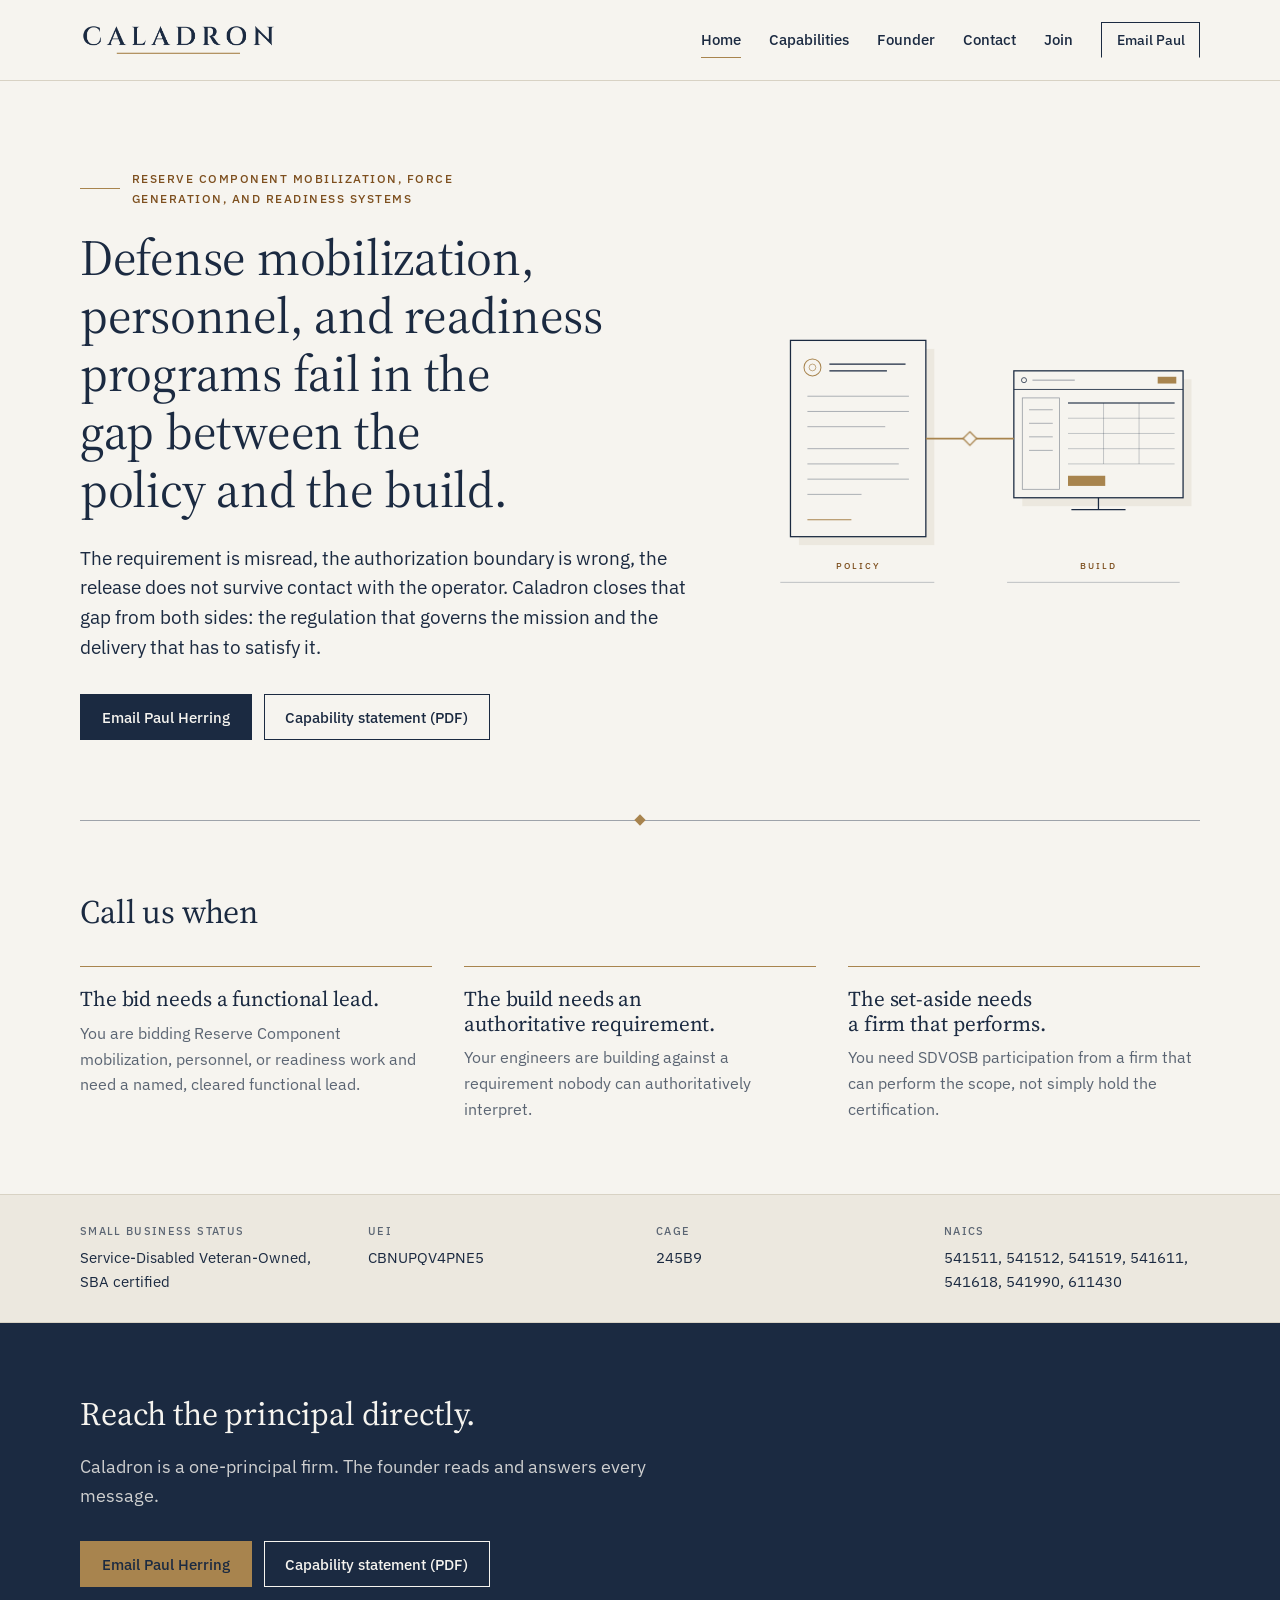
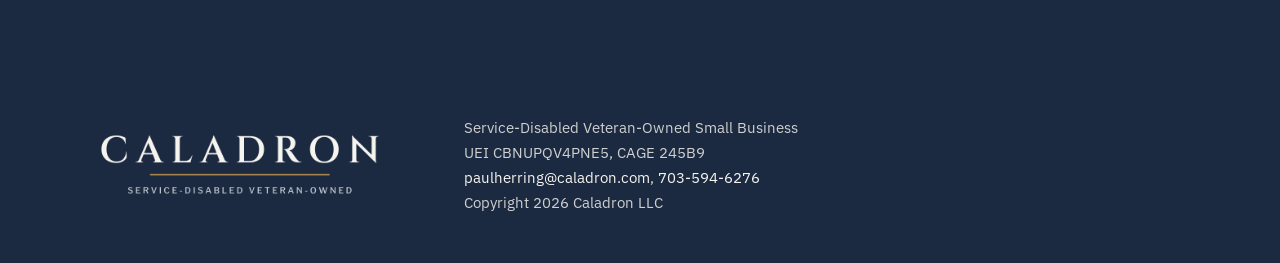
<file: index.html>
<!doctype html>
<html lang="en">
<head>
<meta charset="utf-8">
<meta name="viewport" content="width=device-width, initial-scale=1, viewport-fit=cover">
<title>Caladron LLC. Reserve Component mobilization, force generation, and readiness systems</title>
<meta name="description" content="Caladron LLC is a service-disabled veteran-owned small business that works both sides of defense mobilization, personnel and readiness systems: the regulation that governs the mission and the delivery that has to satisfy it.">
<link rel="canonical" href="https://www.caladron.com/">
<meta property="og:site_name" content="Caladron LLC">
<meta property="og:type" content="website">
<meta property="og:title" content="Caladron LLC. Reserve Component mobilization, force generation, and readiness systems">
<meta property="og:description" content="Caladron LLC is a service-disabled veteran-owned small business that works both sides of defense mobilization, personnel and readiness systems: the regulation that governs the mission and the delivery that has to satisfy it.">
<meta property="og:url" content="https://www.caladron.com/">
<meta property="og:image" content="https://www.caladron.com/assets/caladron-social-1200x630.png">
<meta name="twitter:card" content="summary_large_image">
<link rel="icon" type="image/png" href="assets/favicon.png">
<link rel="apple-touch-icon" href="assets/apple-touch-icon.png">
<link rel="preconnect" href="https://fonts.googleapis.com">
<link rel="preconnect" href="https://fonts.gstatic.com" crossorigin>
<link rel="stylesheet" href="https://fonts.googleapis.com/css2?family=IBM+Plex+Sans:wght@400;500;600&family=Source+Serif+4:opsz,wght@8..60,400;8..60,600&display=swap">
<link rel="stylesheet" href="assets/site.css">
</head>
<body>
<a class="skip" href="#main">Skip to content</a>
<header class="site-header">
  <div class="wrap">
    <a class="brand" href="" aria-label="Caladron LLC home"><img src="assets/caladron-header-wordmark.png" alt="Caladron" width="1406" height="243"></a>
    <button class="menu-btn" type="button" aria-expanded="false" aria-controls="nav">Menu</button>
    <nav class="nav" id="nav" aria-label="Site">
      <a href="" aria-current="page">Home</a><a href="capabilities/">Capabilities</a><a href="founder/">Founder</a><a href="contact/">Contact</a><a href="join/">Join</a><a class="btn small" href="mailto:paulherring@caladron.com">Email Paul</a>
    </nav>
  </div>
</header>
<main id="main">
<section class="hero">
  <div class="wrap hero-grid">
    <div class="hero-copy">
    <p class="eyebrow">Reserve Component mobilization, force generation, and readiness systems</p>
    <h1>Defense mobilization, personnel, and readiness programs fail in the gap between the policy and the build.</h1>
    <p class="lede">The requirement is misread, the authorization boundary is wrong, the release does not survive contact with the operator. Caladron closes that gap from both sides: the regulation that governs the mission and the delivery that has to satisfy it.</p>
    <div class="actions"><a class="btn primary" href="mailto:paulherring@caladron.com">Email Paul Herring</a><a class="btn" href="assets/Caladron_Capability_Statement.pdf">Capability statement (PDF)</a></div>
    </div>
    <div class="hero-art hero-art-gap" aria-hidden="true"><svg xmlns="http://www.w3.org/2000/svg" viewBox="0 36 520 330" role="img" aria-labelledby="gap-title">
  <title id="gap-title">The policy on one side, the build on the other, and the line Caladron draws between them</title>

  <!-- POLICY: the regulation, a ruled page with a seal -->
  <rect x="46" y="76" width="160" height="232" fill="#ECE8DF"/>
  <rect x="36" y="66" width="160" height="232" fill="#F6F4EF" stroke="#1B2A41" stroke-width="1.5"/>
  <circle cx="62" cy="98" r="10" fill="none" stroke="#A8844E" stroke-width="1.2"/>
  <circle cx="62" cy="98" r="4" fill="none" stroke="#A8844E" stroke-width=".8"/>
  <path d="M82 94 H172 M82 102 H150" stroke="#1B2A41" stroke-width="1.5"/>
  <g stroke="#1B2A41" stroke-opacity=".45" stroke-width=".9">
    <path d="M56 132 H176"/><path d="M56 150 H176"/><path d="M56 168 H148"/>
    <path d="M56 194 H176"/><path d="M56 212 H164"/><path d="M56 230 H176"/><path d="M56 248 H120"/>
  </g>
  <path d="M56 278 H108" stroke="#A8844E" stroke-width="1.4"/>
  <text x="116" y="336" text-anchor="middle" font-family="IBM Plex Sans, Helvetica Neue, Arial, sans-serif" font-size="11" font-weight="500" letter-spacing="2.4" fill="#7D4F1E">POLICY</text>

  <!-- BUILD: the fielded application, a screen on a stand with a data table -->
  <rect x="310" y="112" width="200" height="150" fill="#ECE8DF"/>
  <rect x="300" y="102" width="200" height="150" fill="#F6F4EF" stroke="#1B2A41" stroke-width="1.5"/>
  <path d="M300 124 H500" stroke="#1B2A41" stroke-width="1"/>
  <circle cx="312" cy="113" r="3" fill="none" stroke="#1B2A41" stroke-width=".9"/>
  <path d="M322 113 H372" stroke="#1B2A41" stroke-opacity=".5" stroke-width="1"/>
  <rect x="470" y="109" width="22" height="8" fill="#A8844E"/>
  <rect x="310" y="134" width="44" height="108" fill="none" stroke="#1B2A41" stroke-opacity=".45" stroke-width=".9"/>
  <g stroke="#1B2A41" stroke-opacity=".45" stroke-width=".9">
    <path d="M318 148 H346"/><path d="M318 164 H346"/><path d="M318 180 H346"/><path d="M318 196 H346"/>
  </g>
  <!-- the table -->
  <g stroke="#1B2A41" stroke-opacity=".35" stroke-width=".8">
    <path d="M364 140 H490"/><path d="M364 158 H490"/><path d="M364 176 H490"/><path d="M364 194 H490"/><path d="M364 212 H490"/>
    <path d="M406 140 V212"/><path d="M448 140 V212"/>
  </g>
  <path d="M364 140 H490" stroke="#1B2A41" stroke-width="1.2"/>
  <rect x="364" y="226" width="44" height="12" fill="#A8844E"/>
  <!-- stand -->
  <path d="M400 252 V266 M368 266 H432" stroke="#1B2A41" stroke-width="1.5"/>
  <text x="400" y="336" text-anchor="middle" font-family="IBM Plex Sans, Helvetica Neue, Arial, sans-serif" font-size="11" font-weight="500" letter-spacing="2.4" fill="#7D4F1E">BUILD</text>

  <!-- ground, broken at the gap -->
  <path d="M24 352 H206" stroke="#1B2A41" stroke-opacity=".3" stroke-width="1"/>
  <path d="M292 352 H496" stroke="#1B2A41" stroke-opacity=".3" stroke-width="1"/>

  <!-- the line across the gap -->
  <path class="bridge" d="M196 182 H300" stroke="#A8844E" stroke-width="2" pathLength="100"/>
  <path class="diamond" d="M248 174 L256 182 L248 190 L240 182 Z" fill="#F6F4EF" stroke="#A8844E" stroke-width="1.5"/>
</svg>
</div>
  </div>
</section>
<div class="divider" aria-hidden="true"></div>
<section class="section">
  <div class="wrap">
    <div class="section-head"><h2>Call us when</h2></div>
    <div class="trio"><div><h3>The bid needs a functional lead.</h3><p>You are bidding Reserve Component mobilization, personnel, or readiness work and need a named, cleared functional lead.</p></div><div><h3>The build needs an authoritative requirement.</h3><p>Your engineers are building against a requirement nobody can authoritatively interpret.</p></div><div><h3>The set-aside needs a firm that performs.</h3><p>You need SDVOSB participation from a firm that can perform the scope, not simply hold the certification.</p></div></div>
  </div>
</section>
<section class="strip">
  <div class="wrap"><dl><dt>Small business status</dt><dd>Service-Disabled Veteran-Owned, SBA certified</dd></dl><dl><dt>UEI</dt><dd>CBNUPQV4PNE5</dd></dl><dl><dt>CAGE</dt><dd>245B9</dd></dl><dl><dt>NAICS</dt><dd>541511, 541512, 541519, 541611, 541618, 541990, 611430</dd></dl></div>
</section>
<section class="cta navy">
  <div class="wrap">
    <h2>Reach the principal directly.</h2>
    <p class="lede">Caladron is a one-principal firm. The founder reads and answers every message.</p>
    <div class="actions"><a class="btn primary" href="mailto:paulherring@caladron.com">Email Paul Herring</a><a class="btn" href="assets/Caladron_Capability_Statement.pdf">Capability statement (PDF)</a></div>
  </div>
</section>
</main>
<footer class="site-footer navy">
  <div class="wrap">
    <img src="assets/caladron-1A-wordmark-on-navy.png" alt="Caladron, service-disabled veteran-owned" width="1568" height="480">
    <div class="lines">
      <p>Service-Disabled Veteran-Owned Small Business</p>
      <p>UEI CBNUPQV4PNE5, CAGE 245B9</p>
      <p><a href="mailto:paulherring@caladron.com">paulherring@caladron.com</a>, <a href="tel:+17035946276">703-594-6276</a></p>
      <p>Copyright 2026 Caladron LLC</p>
    </div>
  </div>
</footer>
<script>
(function () {
  var b = document.querySelector('.menu-btn'), n = document.getElementById('nav');
  if (b && n) b.addEventListener('click', function () {
    var open = n.classList.toggle('open');
    b.setAttribute('aria-expanded', open ? 'true' : 'false');
  });
})();
</script>
</body>
</html>
</file>
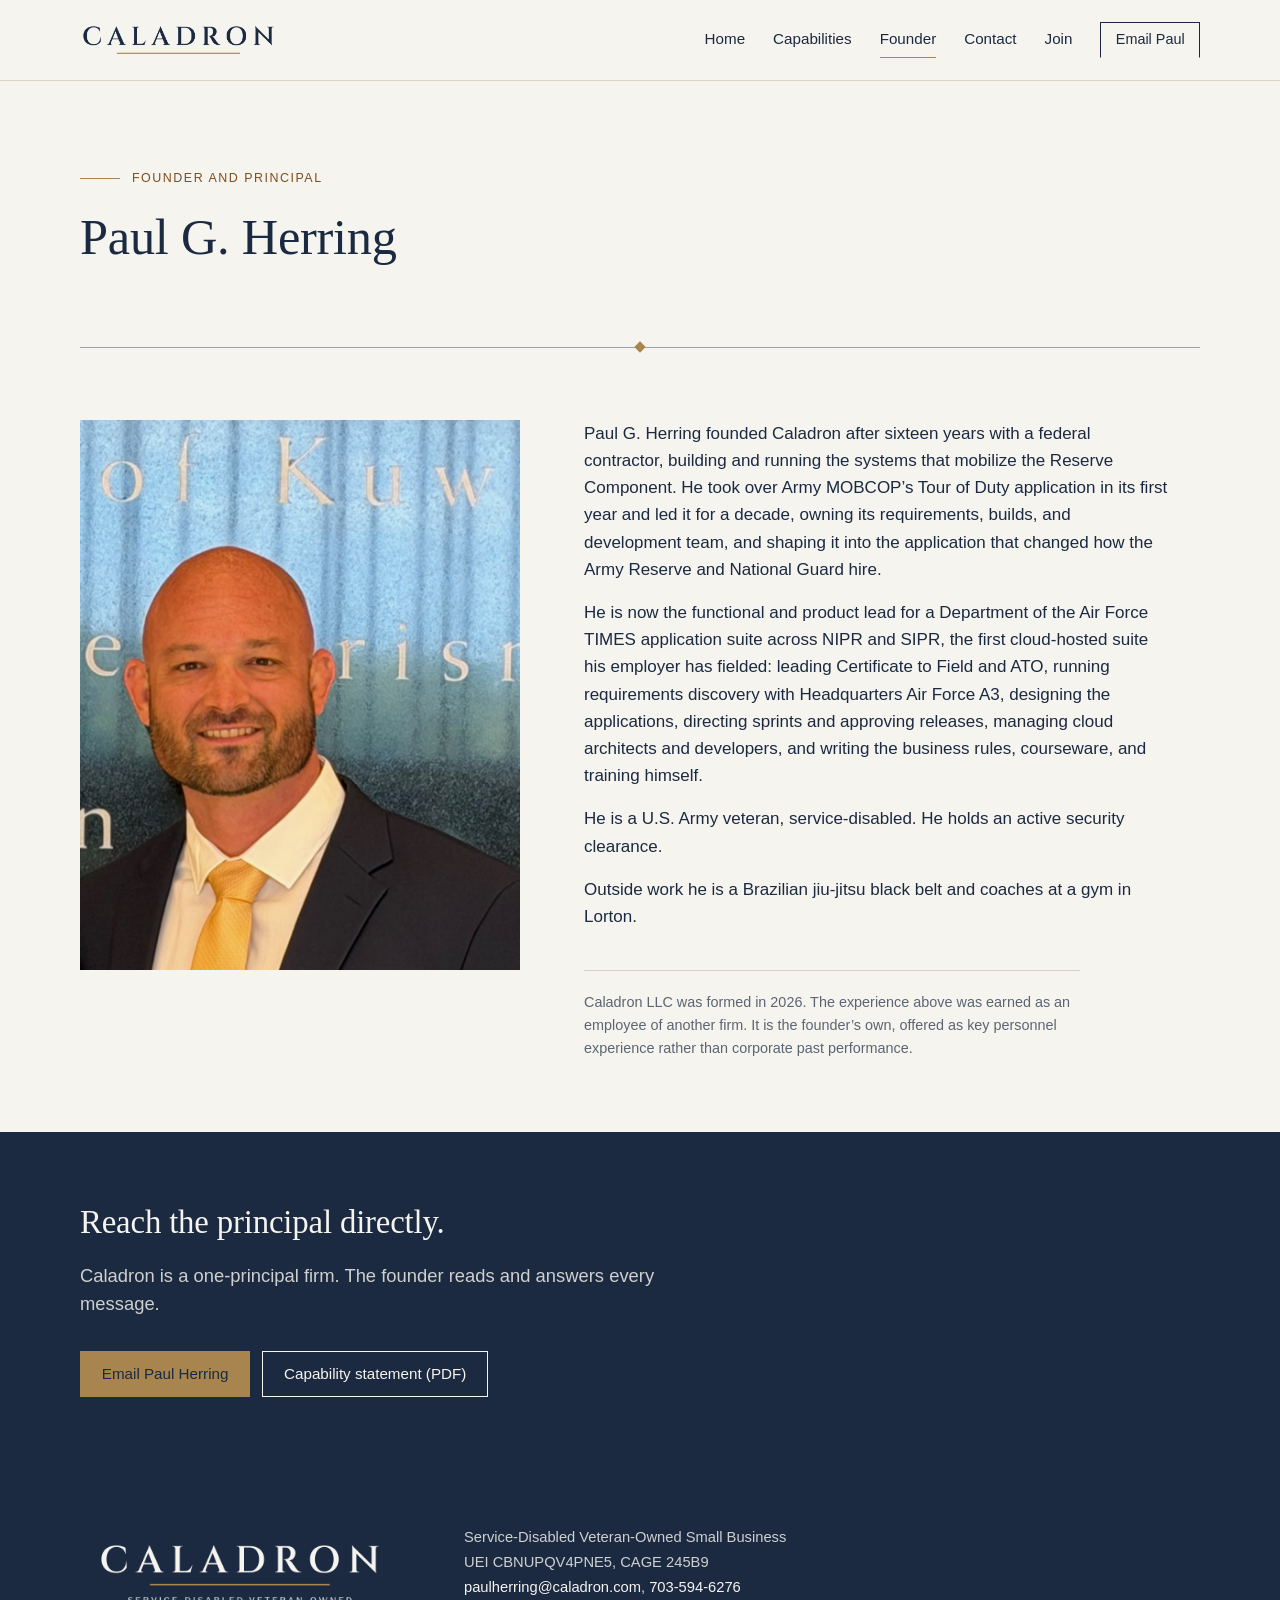
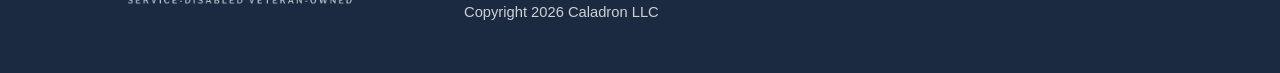
<file: about/index.html>
<!doctype html>
<html lang="en">
<head>
<meta charset="utf-8">
<meta http-equiv="refresh" content="0; url=/founder/">
<link rel="canonical" href="https://www.caladron.com/founder/">
<title>Founder. Caladron LLC</title>
</head>
<body><p>This page moved to <a href="/founder/">caladron.com/founder/</a>.</p></body>
</html>
</file>
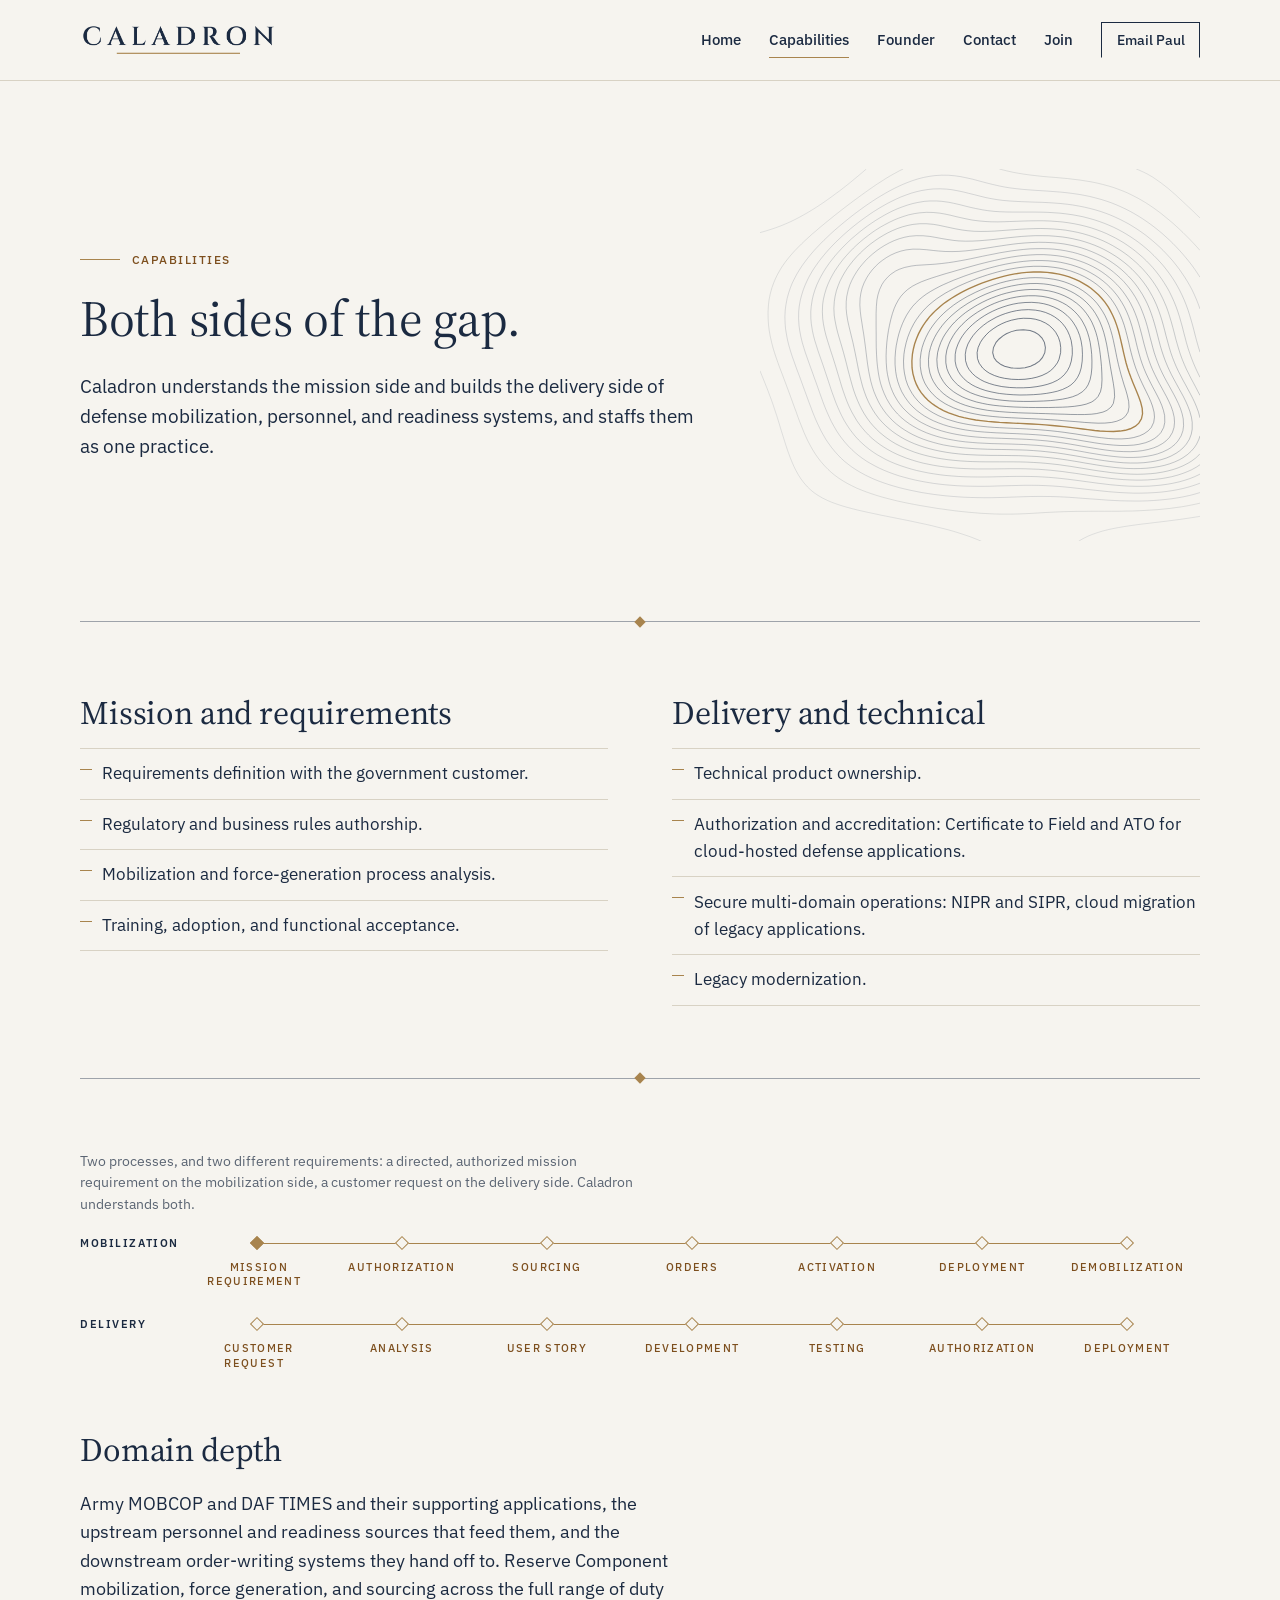
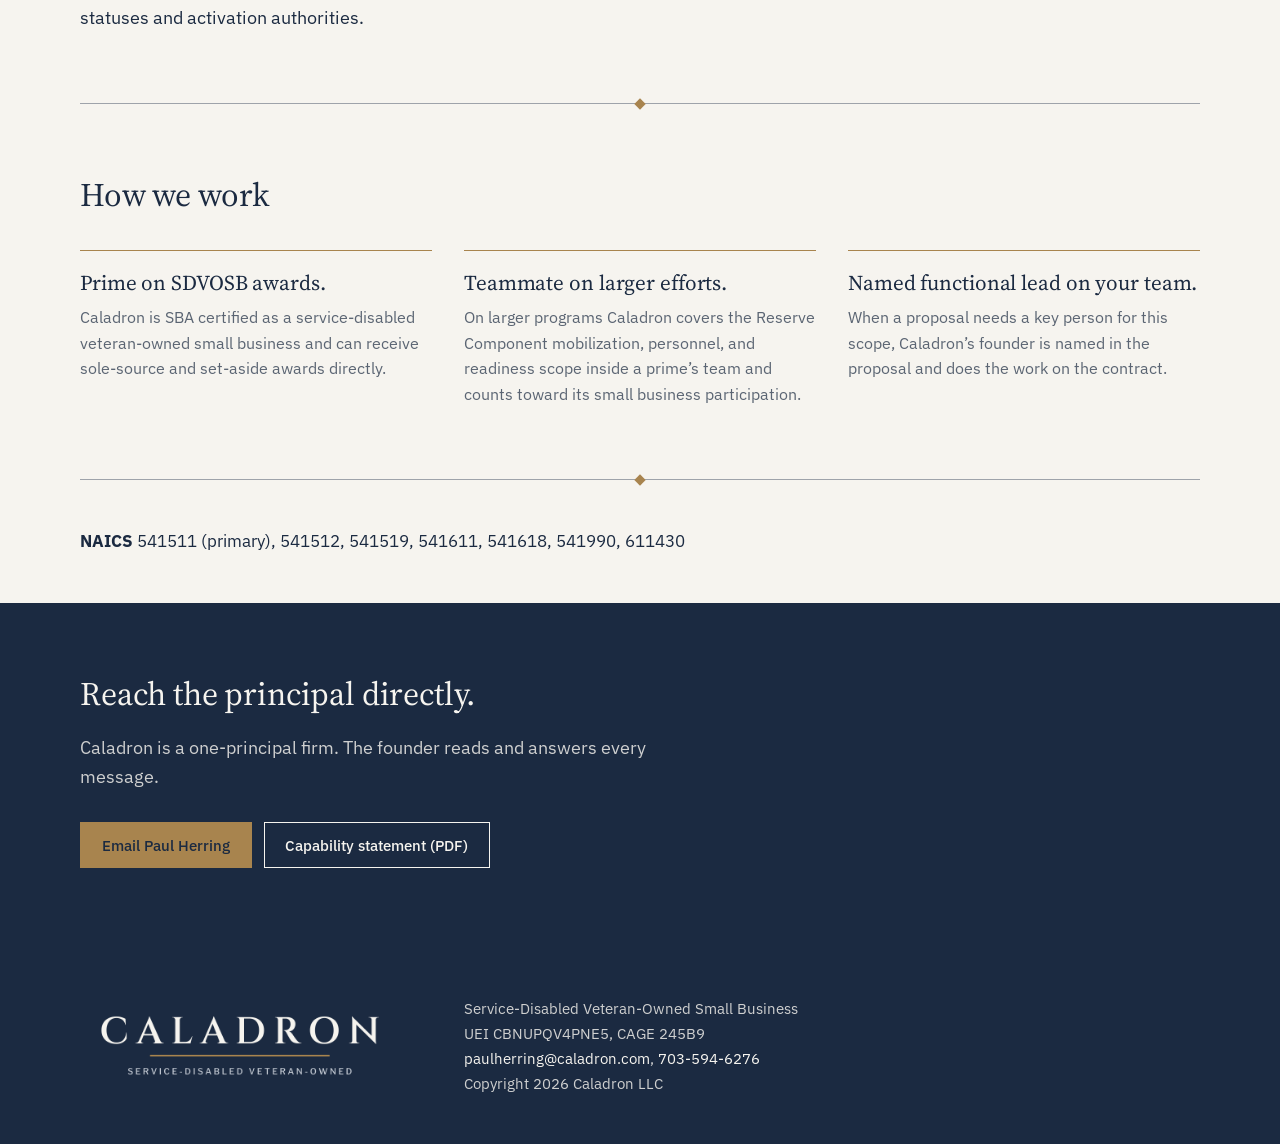
<file: capabilities/index.html>
<!doctype html>
<html lang="en">
<head>
<meta charset="utf-8">
<meta name="viewport" content="width=device-width, initial-scale=1, viewport-fit=cover">
<title>Capabilities. Caladron LLC</title>
<meta name="description" content="Mission and requirements work, delivery and technical work, and the domain depth behind both: Reserve Component mobilization, force generation, and readiness systems.">
<link rel="canonical" href="https://www.caladron.com/capabilities/">
<meta property="og:site_name" content="Caladron LLC">
<meta property="og:type" content="website">
<meta property="og:title" content="Capabilities. Caladron LLC">
<meta property="og:description" content="Mission and requirements work, delivery and technical work, and the domain depth behind both: Reserve Component mobilization, force generation, and readiness systems.">
<meta property="og:url" content="https://www.caladron.com/capabilities/">
<meta property="og:image" content="https://www.caladron.com/assets/caladron-social-1200x630.png">
<meta name="twitter:card" content="summary_large_image">
<link rel="icon" type="image/png" href="../assets/favicon.png">
<link rel="apple-touch-icon" href="../assets/apple-touch-icon.png">
<link rel="preconnect" href="https://fonts.googleapis.com">
<link rel="preconnect" href="https://fonts.gstatic.com" crossorigin>
<link rel="stylesheet" href="https://fonts.googleapis.com/css2?family=IBM+Plex+Sans:wght@400;500;600&family=Source+Serif+4:opsz,wght@8..60,400;8..60,600&display=swap">
<link rel="stylesheet" href="../assets/site.css">
</head>
<body>
<a class="skip" href="#main">Skip to content</a>
<header class="site-header">
  <div class="wrap">
    <a class="brand" href="../" aria-label="Caladron LLC home"><img src="../assets/caladron-header-wordmark.png" alt="Caladron" width="1406" height="243"></a>
    <button class="menu-btn" type="button" aria-expanded="false" aria-controls="nav">Menu</button>
    <nav class="nav" id="nav" aria-label="Site">
      <a href="../">Home</a><a href="../capabilities/" aria-current="page">Capabilities</a><a href="../founder/">Founder</a><a href="../contact/">Contact</a><a href="../join/">Join</a><a class="btn small" href="mailto:paulherring@caladron.com">Email Paul</a>
    </nav>
  </div>
</header>
<main id="main">
<section class="hero">
  <div class="wrap hero-grid">
    <div class="hero-copy">
    <p class="eyebrow">Capabilities</p>
    <h1>Both sides of the gap.</h1>
    <p class="lede">Caladron understands the mission side and builds the delivery side of defense mobilization, personnel, and readiness systems, and staffs them as one practice.</p>
    </div>
    <div class="hero-art hero-art-contours" aria-hidden="true"><svg xmlns="http://www.w3.org/2000/svg" viewBox="0 0 520 440" role="img" aria-label="Contour lines">
<polyline points="376.4,440.0 381.5,437.0 387.5,434.0 392.4,432.0 398.1,430.0 404.8,427.9 411.6,426.2 417.6,424.9 423.6,423.8 431.7,422.4 437.7,421.5 445.7,420.4 451.7,419.6 459.8,418.7 466.0,417.9 473.8,417.0 481.9,416.0 487.9,415.2 495.9,414.2 501.9,413.3 510.0,412.1 516.0,411.2 520.0,410.5" fill="none" stroke="#1B2A41" stroke-opacity="0.18" stroke-width="0.70"/>
<polyline points="0.0,238.5 2.0,243.5 4.3,249.1 6.7,255.2 9.1,261.2 11.3,267.2 13.6,273.2 15.7,279.3 17.7,285.3 19.7,291.3 21.6,297.4 23.4,303.4 25.2,309.4 27.1,315.4 29.0,321.5 30.9,327.5 32.9,333.5 35.1,339.5 37.5,345.6 40.1,351.6 42.2,355.8 45.4,361.6 48.2,366.0 52.2,371.3 56.1,375.7 60.2,379.6 64.2,382.8 68.6,385.8 74.3,389.1 79.9,391.8 84.6,393.8 90.3,395.9 96.4,397.9 102.8,399.8 110.4,401.8 116.4,403.3 122.5,404.7 128.5,406.0 136.5,407.7 142.5,409.0 148.6,410.2 156.6,411.8 162.6,413.0 168.6,414.2 176.7,415.8 182.7,417.1 188.7,418.4 195.8,419.9 202.8,421.5 208.8,423.0 214.8,424.5 220.8,426.0 227.7,427.9 234.5,430.0 240.7,432.0 246.6,434.0 252.0,436.0 257.0,438.0 261.7,440.0" fill="none" stroke="#1B2A41" stroke-opacity="0.18" stroke-width="0.70"/>
<polyline points="520.0,57.8 516.0,54.0 512.0,50.1 507.9,46.2 503.6,42.2 499.4,38.2 495.0,34.2 490.6,30.1 486.0,26.1 481.9,22.6 477.8,19.4 473.5,16.1 467.8,12.1 463.8,9.4 457.9,6.0 453.7,3.9 447.7,1.2 444.6,0.0" fill="none" stroke="#1B2A41" stroke-opacity="0.18" stroke-width="0.70"/>
<polyline points="125.6,0.0 121.0,4.0 116.4,7.9 112.4,11.2 108.4,14.5 104.0,18.1 98.9,22.1 94.4,25.6 90.3,28.6 85.6,32.1 80.3,35.9 76.3,38.7 71.2,42.2 66.3,45.4 61.8,48.2 56.2,51.6 51.6,54.2 46.2,57.2 40.2,60.3 36.1,62.3 30.1,64.9 24.1,67.4 18.1,69.6 12.0,71.6 6.0,73.5 0.0,75.2 0.0,75.2" fill="none" stroke="#1B2A41" stroke-opacity="0.18" stroke-width="0.70"/>
<polyline points="520.0,96.2 516.0,91.7 512.0,87.4 508.0,83.2 503.9,79.1 499.9,75.1 495.9,71.3 491.9,67.6 487.9,64.0 483.5,60.3 478.6,56.3 473.8,52.4 469.8,49.4 465.4,46.2 459.8,42.4 455.8,39.8 449.7,36.2 445.7,34.0 439.7,30.9 433.9,28.1 429.2,26.1 423.6,24.0 417.6,21.8 411.6,20.0 404.6,18.1 397.5,16.4 391.5,15.2 384.7,14.1 377.5,13.0 369.9,12.1 363.4,11.3 355.4,10.6 349.2,10.0 341.3,9.4 333.3,8.7 327.0,8.0 319.2,7.1 311.2,6.0 305.2,5.0 299.2,3.9 291.1,2.1 285.1,0.6 283.0,0.0" fill="none" stroke="#1B2A41" stroke-opacity="0.20" stroke-width="0.72"/>
<polyline points="169.2,0.0 164.6,2.2 158.6,5.5 154.1,8.0 148.6,11.3 144.3,14.1 138.5,17.8 134.5,20.5 129.3,24.1 124.5,27.5 120.5,30.4 115.3,34.2 110.4,37.8 106.4,40.8 101.9,44.2 96.7,48.2 92.4,51.6 88.3,54.8 84.0,58.3 79.0,62.3 74.3,66.2 70.3,69.5 66.3,73.0 62.2,76.4 57.8,80.4 53.4,84.4 49.2,88.4 45.2,92.4 41.3,96.4 37.6,100.5 34.1,104.6 30.1,109.7 26.7,114.5 24.1,118.6 20.7,124.6 18.1,130.0 16.1,134.8 14.0,140.6 12.0,148.0 10.7,154.7 10.0,160.7 9.5,168.8 9.6,176.8 10.0,183.6 10.9,190.9 12.0,197.2 13.7,204.9 15.3,211.0 17.1,217.0 19.1,223.0 21.2,229.0 23.4,235.1 25.7,241.1 28.0,247.1 30.1,252.8 32.1,258.1 34.1,263.5 36.2,269.2 38.4,275.3 40.6,281.3 42.8,287.3 44.9,293.3 47.2,299.4 49.6,305.4 52.0,311.4 54.2,316.3 56.6,321.5 59.8,327.5 62.2,331.8 65.8,337.5 68.7,341.6 72.3,346.2 76.3,350.8 80.3,354.9 84.3,358.6 88.3,361.9 93.5,365.7 98.4,368.8 103.4,371.7 108.4,374.3 114.4,377.2 120.5,379.7 125.8,381.7 131.5,383.7 137.8,385.8 144.6,387.8 150.6,389.4 156.6,390.9 162.6,392.4 169.1,393.8 176.7,395.4 182.7,396.5 189.6,397.8 196.8,399.0 202.8,400.0 210.8,401.3 216.8,402.1 224.9,403.2 230.9,404.0 238.9,404.9 246.9,405.7 253.0,406.2 261.0,406.9 269.0,407.3 277.1,407.7 284.3,407.9 291.1,407.9 297.3,407.9 305.2,407.7 313.2,407.4 321.2,407.0 329.3,406.5 337.3,406.0 343.3,405.7 351.4,405.3 359.4,405.0 367.4,404.8 375.4,404.6 383.5,404.6 391.5,404.5 399.5,404.5 407.6,404.5 415.6,404.5 423.6,404.5 431.7,404.3 439.7,404.2 447.7,403.9 453.7,403.6 461.8,403.1 469.8,402.6 477.7,401.8 483.9,401.2 491.9,400.1 497.9,399.3 505.9,397.9 512.0,396.7 518.0,395.4 520.0,394.9" fill="none" stroke="#1B2A41" stroke-opacity="0.20" stroke-width="0.72"/>
<polyline points="520.0,127.9 516.6,122.6 513.8,118.5 510.0,113.2 506.3,108.5 503.0,104.5 499.6,100.5 495.9,96.3 491.9,92.0 487.9,87.9 483.9,84.0 479.8,80.3 475.4,76.3 470.6,72.3 465.8,68.5 461.8,65.5 457.3,62.3 451.7,58.5 447.7,56.0 441.7,52.4 437.7,50.2 431.7,47.1 425.6,44.3 420.8,42.2 415.6,40.1 409.6,38.0 403.6,36.1 396.6,34.2 389.5,32.4 383.5,31.2 377.5,30.1 369.4,28.9 363.0,28.1 355.4,27.3 347.3,26.7 339.6,26.1 333.3,25.7 325.3,25.2 317.2,24.6 310.8,24.1 303.2,23.3 295.1,22.3 289.1,21.3 283.0,20.1 275.1,18.3 269.0,16.8 263.0,15.2 257.0,13.6 251.0,12.0 242.9,10.2 236.9,9.0 230.0,8.0 222.9,7.4 214.8,7.3 206.8,7.8 200.8,8.6 193.2,10.0 186.7,11.7 180.7,13.6 174.7,15.8 169.0,18.1 164.6,20.1 158.6,23.0 152.7,26.1 148.6,28.4 142.5,32.0 138.5,34.4 132.7,38.2 128.5,41.0 123.9,44.2 118.5,48.1 114.4,51.1 110.3,54.2 105.1,58.3 100.4,62.1 96.4,65.4 92.4,68.8 88.3,72.3 83.9,76.3 79.6,80.4 75.4,84.4 71.4,88.4 67.6,92.4 63.9,96.4 60.2,100.7 56.2,105.6 52.5,110.5 49.6,114.5 46.2,119.8 43.3,124.6 40.2,130.6 38.1,134.9 35.8,140.6 33.8,146.7 32.1,152.8 30.6,160.7 29.8,166.8 29.4,174.8 29.7,182.8 30.2,188.9 31.5,196.9 32.7,202.9 34.2,208.9 36.1,215.4 38.1,221.6 40.2,227.4 42.2,233.1 44.4,239.1 46.7,245.1 48.9,251.1 51.1,257.2 53.3,263.2 55.5,269.2 57.7,275.3 60.0,281.3 62.2,287.2 64.2,292.2 66.4,297.4 69.2,303.4 72.1,309.4 74.3,313.4 77.8,319.5 80.5,323.5 84.3,328.8 88.1,333.5 91.7,337.5 95.6,341.6 100.0,345.6 104.4,349.1 108.4,352.1 113.7,355.6 118.5,358.5 124.2,361.6 128.5,363.7 134.5,366.5 140.5,368.9 146.6,371.1 152.6,373.1 158.6,374.9 164.6,376.6 170.7,378.1 177.8,379.7 184.7,381.1 190.7,382.3 198.8,383.6 204.8,384.5 212.8,385.5 218.8,386.2 226.9,386.9 234.9,387.5 240.9,387.9 249.0,388.2 257.0,388.4 265.0,388.5 273.1,388.5 281.1,388.3 289.1,388.1 297.1,387.8 303.2,387.6 311.2,387.3 319.2,387.1 327.3,387.0 335.3,387.0 343.3,387.1 351.4,387.3 359.4,387.7 365.4,388.0 373.4,388.6 381.5,389.2 389.5,389.8 395.5,390.2 403.6,390.8 411.6,391.4 419.3,391.8 425.6,392.1 433.7,392.3 441.7,392.4 449.7,392.4 457.8,392.2 465.1,391.8 471.8,391.3 479.8,390.5 486.0,389.8 493.9,388.6 499.9,387.5 507.9,385.8 514.0,384.2 520.0,382.4 520.0,382.4" fill="none" stroke="#1B2A41" stroke-opacity="0.22" stroke-width="0.75"/>
<polyline points="520.0,165.4 518.0,159.8 516.0,154.7 513.4,148.7 510.5,142.6 508.0,137.9 504.9,132.6 501.9,127.8 498.4,122.6 495.6,118.5 491.9,113.7 487.9,108.7 484.2,104.5 480.5,100.5 476.6,96.4 472.5,92.4 468.1,88.4 463.8,84.7 459.8,81.4 455.8,78.2 450.4,74.3 445.7,71.1 441.3,68.3 435.7,64.9 430.8,62.3 425.6,59.6 419.6,56.8 413.6,54.2 408.3,52.2 402.6,50.2 396.0,48.2 389.5,46.5 383.5,45.1 377.5,43.9 369.4,42.5 363.4,41.7 355.4,40.8 347.3,40.2 341.3,39.8 333.3,39.4 325.3,39.2 317.2,38.9 309.2,38.6 301.2,38.2 295.1,37.8 287.1,37.1 280.1,36.2 273.1,35.0 267.0,33.8 260.1,32.1 253.0,30.3 246.9,28.8 240.9,27.3 234.9,26.0 226.9,24.5 220.8,23.8 212.8,23.4 204.8,23.6 198.8,24.2 190.7,25.5 184.7,26.9 178.7,28.6 172.7,30.7 166.6,33.0 160.6,35.7 155.5,38.2 150.6,40.7 144.6,44.1 140.5,46.5 134.6,50.2 130.5,52.9 125.7,56.3 120.5,60.0 116.4,63.1 112.3,66.3 107.4,70.3 102.7,74.3 98.4,78.1 94.4,81.9 90.3,85.7 86.3,89.8 82.3,94.0 78.4,98.4 75.0,102.5 71.7,106.5 68.3,111.1 64.5,116.5 61.9,120.5 58.4,126.6 56.2,130.9 53.6,136.6 51.2,142.6 49.3,148.7 47.7,154.7 46.3,162.7 45.7,168.8 45.6,176.8 46.1,184.8 46.9,190.9 48.2,197.8 49.9,204.9 51.7,211.0 53.6,217.0 55.7,223.0 57.8,229.0 60.0,235.1 62.2,241.1 64.2,246.8 66.3,252.5 68.3,258.2 70.3,263.9 72.3,269.5 74.4,275.3 76.7,281.3 79.2,287.3 81.9,293.3 84.3,298.4 87.0,303.4 90.3,309.1 93.1,313.4 96.4,318.0 100.4,323.0 104.4,327.5 108.4,331.5 112.4,335.2 116.4,338.5 120.5,341.6 126.4,345.6 130.5,348.0 136.5,351.3 141.1,353.6 146.6,356.1 152.6,358.5 158.6,360.7 164.6,362.7 170.7,364.4 176.7,366.0 183.7,367.7 190.7,369.1 196.8,370.2 204.8,371.5 210.8,372.3 218.8,373.2 224.9,373.7 232.9,374.3 240.9,374.7 249.0,374.9 257.0,375.0 265.0,375.0 273.1,374.9 281.1,374.6 289.1,374.4 297.1,374.2 305.2,374.0 313.2,373.8 321.2,373.8 329.3,373.9 337.3,374.2 345.3,374.6 353.4,375.2 359.4,375.7 367.4,376.5 375.4,377.4 381.5,378.1 389.5,379.0 396.2,379.7 403.6,380.5 411.6,381.3 417.6,381.8 425.6,382.4 433.7,382.8 441.7,383.1 449.7,383.1 457.8,382.9 465.8,382.5 473.8,381.9 479.8,381.2 487.9,380.0 493.9,378.9 499.9,377.6 507.1,375.7 513.5,373.7 519.0,371.7 520.0,371.3" fill="none" stroke="#1B2A41" stroke-opacity="0.24" stroke-width="0.77"/>
<polyline points="520.0,216.5 518.0,210.0 516.0,202.9 514.4,196.9 512.9,190.9 511.3,184.8 509.6,178.8 507.8,172.8 505.9,166.8 503.7,160.7 501.3,154.7 498.6,148.7 495.9,143.2 493.4,138.6 489.9,132.6 487.3,128.6 483.9,123.7 480.0,118.5 476.8,114.5 473.3,110.5 469.6,106.5 465.7,102.5 461.5,98.4 457.0,94.4 452.2,90.4 447.7,86.9 443.7,84.0 438.4,80.4 433.7,77.4 428.4,74.3 423.6,71.7 417.6,68.7 412.1,66.3 407.2,64.3 401.5,62.2 395.5,60.2 388.9,58.3 381.5,56.4 375.4,55.2 369.4,54.1 361.4,53.0 354.6,52.2 347.3,51.7 339.3,51.2 331.3,51.0 323.2,50.9 315.2,50.9 307.2,50.9 299.2,50.9 291.1,50.8 283.1,50.5 277.1,50.1 269.0,49.2 262.7,48.2 255.0,46.7 249.0,45.4 242.9,43.9 236.3,42.2 228.9,40.5 222.9,39.3 214.8,38.2 208.8,37.8 200.8,37.8 194.7,38.2 186.7,39.5 180.7,40.8 174.7,42.5 168.6,44.6 162.6,46.9 156.6,49.6 151.4,52.2 146.6,54.8 140.7,58.3 136.5,60.9 131.4,64.3 126.5,67.7 122.5,70.7 117.9,74.3 113.0,78.4 108.4,82.3 104.4,86.0 100.4,89.9 96.4,94.0 92.4,98.4 88.8,102.5 85.6,106.5 82.3,110.7 78.3,116.5 75.7,120.5 72.3,126.4 70.1,130.6 67.3,136.6 65.0,142.6 63.1,148.7 61.7,154.7 60.5,162.7 60.0,168.8 60.1,176.8 60.6,182.8 61.9,190.9 63.2,196.9 64.8,202.9 66.7,208.9 68.6,215.0 70.7,221.0 72.8,227.0 74.9,233.1 76.9,239.1 78.9,245.1 80.9,251.1 82.9,257.2 84.9,263.2 87.1,269.2 89.3,275.3 91.8,281.3 94.4,287.1 96.4,291.3 99.6,297.4 102.4,302.0 106.0,307.4 109.0,311.4 112.4,315.7 116.4,320.1 120.5,324.0 124.5,327.6 129.4,331.5 134.5,335.1 138.5,337.7 144.6,341.1 149.2,343.6 154.6,346.1 160.6,348.6 166.6,350.8 172.7,352.8 178.7,354.6 184.7,356.2 190.9,357.6 198.8,359.2 204.8,360.2 212.8,361.4 218.8,362.1 226.9,362.8 234.9,363.4 240.9,363.7 249.0,363.9 257.0,364.0 265.0,364.0 273.1,363.9 281.1,363.7 287.1,363.6 295.1,363.4 303.2,363.3 311.2,363.3 319.2,363.4 327.3,363.6 333.3,363.9 341.3,364.4 349.3,365.1 355.4,365.7 363.4,366.6 371.4,367.6 377.5,368.4 385.5,369.5 391.5,370.3 399.5,371.4 405.6,372.1 413.6,373.1 420.3,373.7 427.6,374.3 435.7,374.8 443.7,375.0 451.7,375.0 459.8,374.8 467.8,374.2 473.8,373.6 481.9,372.5 487.9,371.4 495.6,369.7 501.9,367.9 508.0,365.9 513.5,363.7 518.0,361.6 520.0,360.6" fill="none" stroke="#1B2A41" stroke-opacity="0.26" stroke-width="0.80"/>
<polyline points="520.0,246.2 517.5,241.1 514.7,235.1 512.1,229.0 510.0,223.7 508.0,218.1 505.9,211.9 503.9,205.0 502.3,198.9 500.7,192.9 499.2,186.8 497.5,180.8 495.8,174.8 493.9,168.8 491.7,162.7 489.3,156.7 486.6,150.7 483.9,145.1 481.4,140.6 477.8,134.7 475.1,130.6 471.8,126.0 467.8,120.8 464.2,116.5 460.5,112.5 456.6,108.5 452.4,104.5 447.8,100.5 443.7,97.1 439.7,94.0 434.6,90.4 429.7,87.1 425.1,84.4 419.6,81.3 413.7,78.4 409.4,76.3 403.6,73.9 397.5,71.6 391.5,69.6 385.5,67.9 379.1,66.3 371.4,64.7 365.4,63.7 357.4,62.6 351.4,62.1 343.3,61.5 335.3,61.2 327.3,61.2 319.2,61.3 311.2,61.5 303.2,61.8 295.1,62.1 289.1,62.3 281.1,62.5 273.1,62.4 267.0,62.1 259.0,61.4 251.0,60.4 244.9,59.2 238.9,57.9 231.8,56.3 224.9,54.6 218.8,53.3 212.6,52.2 204.8,51.4 196.8,51.2 188.7,51.8 182.7,52.7 175.6,54.2 168.9,56.3 163.3,58.3 158.5,60.3 152.6,63.1 146.6,66.3 142.5,68.6 136.6,72.3 132.5,75.1 128.1,78.4 122.9,82.4 118.5,86.1 114.4,89.7 110.4,93.5 106.4,97.6 102.4,102.0 98.5,106.5 95.4,110.5 92.4,114.6 88.4,120.5 86.0,124.6 82.8,130.6 80.3,136.2 78.3,141.4 76.3,148.1 74.8,154.7 74.0,160.7 73.7,168.8 74.1,176.8 74.9,182.8 76.3,190.1 78.0,196.9 79.8,202.9 81.7,208.9 83.6,215.0 85.6,221.0 87.5,227.0 89.4,233.1 91.2,239.1 93.0,245.1 94.8,251.1 96.6,257.2 98.6,263.2 100.7,269.2 103.0,275.3 105.6,281.3 108.4,287.0 110.8,291.3 114.4,297.4 117.2,301.4 120.5,305.7 124.5,310.4 128.5,314.6 132.5,318.4 136.5,321.7 141.5,325.5 146.6,328.9 150.9,331.5 156.6,334.6 162.6,337.5 167.5,339.5 172.7,341.6 178.7,343.6 185.1,345.6 192.7,347.6 198.8,348.9 204.8,350.1 212.8,351.4 218.8,352.2 226.9,353.0 234.0,353.6 240.9,354.0 249.0,354.3 257.0,354.5 265.0,354.5 273.1,354.5 281.1,354.4 289.1,354.3 297.1,354.2 305.2,354.2 313.2,354.3 321.2,354.6 329.3,354.9 337.3,355.5 343.3,356.0 351.4,356.9 357.8,357.6 365.4,358.7 372.3,359.6 379.5,360.7 385.5,361.6 393.5,362.9 399.5,363.7 407.6,364.8 414.6,365.7 421.6,366.4 429.7,367.1 437.7,367.5 444.3,367.7 450.5,367.7 457.8,367.5 465.8,366.9 473.8,366.0 479.8,365.0 486.4,363.7 493.9,361.7 499.9,359.7 505.3,357.6 510.0,355.5 516.0,352.2 520.0,349.5 520.0,349.5" fill="none" stroke="#1B2A41" stroke-opacity="0.28" stroke-width="0.82"/>
<polyline points="520.0,267.6 517.7,263.2 514.6,257.2 512.0,252.3 509.2,247.1 506.2,241.1 503.9,236.5 501.5,231.1 499.0,225.0 496.8,219.0 494.9,213.0 493.1,206.9 491.4,200.9 489.9,194.9 487.9,187.3 486.1,180.8 484.3,174.8 482.4,168.8 480.2,162.7 477.8,157.1 475.8,152.7 472.8,146.7 469.8,141.4 466.8,136.6 463.8,132.2 459.8,126.9 456.2,122.6 452.6,118.5 448.7,114.5 444.5,110.5 439.9,106.5 435.7,103.0 431.7,100.0 426.5,96.4 421.6,93.4 416.5,90.4 411.6,87.8 405.6,84.9 399.6,82.4 394.2,80.4 388.3,78.4 381.5,76.4 375.4,74.9 369.4,73.7 361.4,72.3 355.4,71.6 347.3,70.9 339.3,70.5 331.3,70.3 323.2,70.5 315.2,70.8 307.2,71.2 299.2,71.8 292.0,72.3 285.1,72.8 277.1,73.4 269.0,73.7 261.0,73.8 253.0,73.6 244.9,72.9 238.9,72.1 230.9,70.7 224.9,69.4 218.8,68.1 210.8,66.4 204.8,65.4 196.8,64.7 188.7,64.7 180.7,65.5 174.7,66.7 168.5,68.3 162.6,70.3 156.6,72.8 150.6,75.7 145.8,78.4 140.5,81.6 136.4,84.4 130.9,88.4 126.5,92.0 122.5,95.5 118.5,99.3 114.4,103.5 110.4,108.0 106.8,112.5 103.8,116.5 100.4,121.7 97.6,126.6 94.5,132.6 92.4,137.8 90.3,143.8 88.7,150.7 87.8,156.7 87.3,164.7 87.7,172.8 88.6,178.8 90.2,186.8 91.7,192.9 93.4,198.9 95.2,204.9 97.0,211.0 98.7,217.0 100.4,223.3 102.4,231.0 103.9,237.1 105.5,243.1 107.1,249.1 108.8,255.2 110.6,261.2 112.7,267.2 115.1,273.2 117.8,279.3 120.5,284.6 123.2,289.3 126.5,294.4 130.2,299.4 133.6,303.4 137.4,307.4 141.6,311.4 146.4,315.4 150.6,318.5 154.9,321.5 160.6,324.9 165.6,327.5 170.7,329.9 176.7,332.4 182.7,334.7 188.7,336.6 194.7,338.3 200.8,339.8 208.8,341.5 214.8,342.5 222.3,343.6 228.9,344.3 236.9,345.0 244.9,345.5 251.0,345.8 259.0,346.0 267.0,346.1 275.1,346.1 283.1,346.1 291.1,346.1 299.2,346.1 307.2,346.2 315.2,346.4 323.2,346.8 331.3,347.3 337.3,347.8 345.3,348.6 353.4,349.5 359.4,350.4 367.4,351.5 373.4,352.5 380.3,353.6 387.5,354.8 393.5,355.8 401.5,357.0 407.6,357.8 415.6,358.9 422.9,359.6 429.7,360.2 437.7,360.6 445.7,360.8 453.7,360.6 461.8,360.1 467.8,359.5 475.8,358.2 481.9,356.9 487.9,355.3 493.9,353.3 499.9,350.8 505.9,347.7 510.0,345.2 514.9,341.6 519.2,337.5 520.0,336.7" fill="none" stroke="#1B2A41" stroke-opacity="0.30" stroke-width="0.84"/>
<polyline points="520.0,294.1 518.2,287.3 516.0,281.3 514.0,276.5 511.5,271.2 508.4,265.2 505.9,260.6 503.0,255.2 499.9,249.6 497.6,245.1 494.5,239.1 491.9,233.5 489.9,228.8 487.6,223.0 485.5,217.0 483.7,211.0 481.9,204.5 479.8,196.9 478.3,190.9 476.7,184.8 475.0,178.8 473.1,172.8 471.0,166.8 468.6,160.7 465.9,154.7 463.8,150.6 460.5,144.7 457.8,140.3 453.8,134.6 450.7,130.6 447.4,126.6 443.7,122.6 439.7,118.5 435.4,114.5 430.6,110.5 425.6,106.7 421.6,103.9 416.2,100.5 411.6,97.8 405.6,94.6 400.9,92.4 395.5,90.1 389.5,87.9 383.5,85.9 377.5,84.2 369.7,82.4 363.4,81.2 357.4,80.3 349.3,79.5 341.3,78.9 333.3,78.8 325.3,78.8 317.2,79.2 309.2,79.7 302.1,80.4 295.1,81.1 287.1,82.0 281.1,82.7 273.1,83.6 265.0,84.3 259.0,84.8 251.0,85.2 242.9,85.3 234.9,85.0 228.8,84.4 220.8,83.2 214.8,82.2 206.8,80.7 200.8,79.7 192.7,78.9 184.7,78.8 176.7,79.5 170.7,80.7 164.6,82.4 158.6,84.6 152.6,87.4 147.1,90.4 142.5,93.3 138.1,96.4 133.0,100.5 128.5,104.5 124.5,108.5 121.0,112.5 117.7,116.5 114.4,121.2 111.1,126.6 108.4,131.8 106.3,136.6 104.3,142.6 102.5,150.7 101.9,156.7 101.8,164.7 102.4,171.3 103.6,178.8 104.9,184.8 106.4,191.1 108.3,198.9 109.8,204.9 111.1,211.0 112.4,217.2 114.0,225.0 115.2,231.1 116.4,237.2 118.2,245.1 119.7,251.1 121.3,257.2 123.3,263.2 125.5,269.2 128.2,275.3 130.5,279.8 133.7,285.3 136.5,289.6 140.5,294.9 144.5,299.4 148.5,303.4 152.6,307.0 156.6,310.2 161.1,313.4 166.6,316.9 171.2,319.5 176.7,322.2 182.7,324.8 188.7,327.0 194.7,329.0 200.8,330.7 206.8,332.2 212.9,333.5 220.8,334.9 226.9,335.8 234.9,336.7 242.9,337.4 249.0,337.7 257.0,338.1 265.0,338.3 273.1,338.5 281.1,338.5 289.1,338.6 297.1,338.7 305.2,338.8 313.2,339.1 321.2,339.5 327.3,339.8 335.3,340.5 343.3,341.3 349.3,342.0 357.4,343.1 363.4,344.0 371.4,345.3 377.5,346.3 384.7,347.6 391.5,348.7 397.5,349.7 405.6,351.0 411.6,351.8 419.6,352.8 427.6,353.5 433.7,353.9 441.7,354.1 449.7,354.0 457.2,353.6 463.8,352.9 471.8,351.6 477.8,350.3 483.9,348.5 489.9,346.3 495.8,343.6 499.9,341.2 505.2,337.5 509.6,333.5 513.1,329.5 516.0,325.2 518.7,319.5 520.0,315.4" fill="none" stroke="#1B2A41" stroke-opacity="0.32" stroke-width="0.87"/>
<polyline points="413.6,345.6 421.6,346.5 429.7,347.2 437.7,347.5 445.7,347.5 453.7,347.1 461.8,346.1 467.8,345.1 474.0,343.6 480.2,341.6 485.9,339.2 491.9,335.9 495.9,333.1 500.1,329.5 503.9,325.1 507.4,319.5 509.7,313.4 510.8,307.4 510.8,299.4 509.9,293.3 508.0,286.4 505.9,280.9 503.5,275.3 500.5,269.2 497.9,264.4 495.0,259.2 491.9,253.5 489.5,249.1 486.3,243.1 483.9,238.1 481.6,233.1 479.1,227.0 476.9,221.0 474.9,215.0 473.1,208.9 471.5,202.9 469.8,196.3 467.9,188.9 466.2,182.8 464.4,176.8 462.4,170.8 460.1,164.7 457.8,159.4 455.5,154.7 452.2,148.7 449.7,144.7 445.7,138.8 442.5,134.6 439.1,130.6 435.4,126.6 431.3,122.6 426.8,118.5 421.8,114.5 417.6,111.5 413.2,108.5 407.6,105.1 402.7,102.5 397.5,100.0 391.5,97.4 385.5,95.1 379.5,93.1 373.4,91.5 367.4,90.1 359.4,88.6 353.4,87.8 345.3,87.1 337.3,86.7 329.3,86.6 321.2,86.9 313.2,87.4 305.2,88.1 299.2,88.8 291.1,89.9 285.1,90.8 277.1,92.0 271.0,93.0 263.0,94.2 257.0,95.1 249.0,96.1 242.9,96.8 234.9,97.4 226.9,97.6 218.8,97.5 210.8,96.9 204.8,96.3 196.8,95.4 188.7,94.8 180.7,94.7 172.7,95.6 166.6,97.0 160.6,99.0 154.6,101.7 149.7,104.5 144.6,108.0 140.5,111.2 136.5,115.0 132.5,119.4 128.6,124.6 126.1,128.6 123.0,134.6 120.7,140.6 119.2,146.7 118.3,152.7 118.0,160.7 118.5,168.1 119.3,174.8 120.5,182.2 121.5,188.9 122.5,194.9 123.6,202.9 124.5,209.5 125.4,217.0 126.4,225.0 127.2,231.1 128.5,239.1 129.7,245.1 131.0,251.1 132.7,257.2 134.7,263.2 137.2,269.2 140.1,275.3 142.5,279.6 146.3,285.3 149.3,289.3 152.8,293.3 156.7,297.4 161.2,301.4 166.4,305.4 170.7,308.3 175.9,311.4 180.7,314.0 186.7,316.8 192.7,319.2 198.8,321.3 204.8,323.1 210.8,324.7 216.8,326.1 224.7,327.5 230.9,328.4 238.9,329.4 244.9,329.9 253.0,330.5 261.0,330.9 269.0,331.2 277.1,331.4 285.1,331.5 291.1,331.6 299.2,331.8 307.2,332.0 315.2,332.3 323.2,332.8 331.3,333.4 337.3,334.0 345.3,334.9 351.4,335.6 359.4,336.8 365.4,337.8 373.4,339.1 379.5,340.2 387.4,341.6 393.5,342.6 399.5,343.6 407.6,344.8 413.6,345.6 413.6,345.6" fill="none" stroke="#1B2A41" stroke-opacity="0.34" stroke-width="0.89"/>
<polyline points="417.6,339.7 425.6,340.5 433.7,340.9 441.7,340.9 449.7,340.5 457.5,339.5 463.8,338.3 469.8,336.7 475.8,334.5 481.9,331.6 485.9,329.1 490.3,325.5 493.9,321.5 497.7,315.4 499.8,309.4 500.6,303.4 500.2,295.3 498.9,289.3 497.0,283.3 494.5,277.3 491.9,271.9 489.5,267.2 486.2,261.2 483.9,257.0 480.6,251.1 477.8,245.9 475.4,241.1 472.6,235.1 470.1,229.0 467.9,223.0 465.9,217.0 464.2,211.0 462.6,204.9 461.0,198.9 459.5,192.9 457.8,186.3 455.8,179.5 453.7,173.4 451.7,168.1 449.5,162.7 446.5,156.7 443.7,151.6 440.6,146.7 437.7,142.5 433.7,137.4 429.7,132.8 425.6,128.7 421.6,125.1 417.6,121.7 413.5,118.5 407.6,114.5 403.6,112.1 397.5,108.8 392.7,106.5 387.5,104.2 381.5,102.0 375.4,100.0 369.4,98.4 361.4,96.7 355.4,95.7 347.3,94.7 341.3,94.3 333.3,94.1 325.3,94.2 319.2,94.4 311.2,95.1 303.2,96.0 297.1,96.8 289.1,98.1 283.1,99.1 276.2,100.5 269.0,101.9 263.0,103.1 256.6,104.5 249.0,106.1 242.9,107.3 236.4,108.5 228.9,109.8 222.9,110.7 214.8,111.7 206.8,112.5 200.8,112.9 192.7,113.4 184.7,113.9 178.7,114.7 170.7,116.4 164.6,118.5 160.4,120.5 154.6,124.4 150.6,128.1 146.7,132.6 144.1,136.6 141.3,142.6 139.4,148.7 138.2,154.7 137.5,162.7 137.2,170.8 137.2,178.8 137.2,186.8 137.3,194.9 137.3,202.9 137.4,211.0 137.7,219.0 138.2,227.0 138.8,233.1 139.9,241.1 141.0,247.1 142.5,253.4 144.6,259.8 146.7,265.2 149.5,271.2 152.6,276.6 155.7,281.3 158.9,285.3 162.6,289.5 166.6,293.4 171.3,297.4 176.7,301.3 180.7,303.8 186.7,307.2 191.3,309.4 196.8,311.8 202.8,314.0 208.8,315.9 214.8,317.6 222.9,319.4 228.9,320.5 234.9,321.5 242.9,322.5 251.0,323.2 257.0,323.7 265.0,324.1 273.1,324.5 281.1,324.7 289.1,324.9 297.1,325.1 305.2,325.4 311.2,325.6 319.2,326.1 327.3,326.6 335.3,327.3 341.3,328.0 349.3,328.9 355.4,329.8 363.4,331.0 369.4,332.0 377.5,333.4 383.5,334.5 389.5,335.6 397.5,336.9 403.6,337.9 411.6,339.0 417.6,339.7 417.6,339.7" fill="none" stroke="#1B2A41" stroke-opacity="0.36" stroke-width="0.91"/>
<polyline points="421.6,333.6 429.7,334.0 437.7,334.1 445.7,333.6 451.7,332.9 458.7,331.5 465.4,329.5 470.3,327.5 475.8,324.4 479.8,321.4 483.9,317.2 487.4,311.4 489.3,305.4 489.9,299.4 489.5,293.3 487.9,286.5 485.9,280.7 483.5,275.3 480.5,269.2 477.8,264.2 475.1,259.2 471.8,253.2 469.7,249.1 466.7,243.1 463.9,237.1 461.8,232.0 459.8,226.6 457.8,220.6 455.8,213.7 453.9,206.9 452.4,200.9 450.9,194.9 449.3,188.9 447.6,182.8 445.7,176.8 443.5,170.8 440.9,164.7 437.9,158.7 435.6,154.7 431.7,148.7 428.8,144.7 425.5,140.6 421.6,136.3 417.6,132.4 413.3,128.6 408.2,124.6 403.6,121.3 399.1,118.5 393.5,115.4 387.5,112.5 382.7,110.5 377.2,108.5 370.8,106.5 363.4,104.6 357.4,103.4 351.2,102.5 343.3,101.7 335.3,101.2 327.3,101.2 319.2,101.6 311.2,102.2 305.2,102.9 297.1,104.1 291.1,105.2 284.4,106.5 277.1,108.1 271.0,109.5 265.0,111.0 259.0,112.5 251.7,114.5 244.9,116.4 238.9,118.1 232.9,119.8 226.9,121.6 220.8,123.3 214.8,125.1 208.8,127.0 202.8,128.9 196.8,131.0 190.7,133.3 184.7,136.1 180.0,138.6 174.7,142.3 170.7,145.8 166.6,150.3 163.6,154.7 160.6,160.2 158.6,164.8 156.5,170.8 154.6,177.7 153.0,184.8 151.8,190.9 150.6,198.9 149.9,204.9 149.3,213.0 149.0,221.0 149.2,229.0 149.8,237.1 150.7,243.1 152.5,251.1 154.3,257.2 156.6,262.9 158.6,267.2 162.1,273.2 164.9,277.3 168.6,282.0 172.7,286.2 176.7,289.9 181.0,293.3 186.7,297.2 190.7,299.6 196.8,302.7 202.8,305.4 208.1,307.4 214.2,309.4 220.8,311.2 226.9,312.6 232.9,313.8 240.9,315.1 246.9,315.9 255.0,316.7 263.0,317.3 269.0,317.7 277.1,318.0 285.1,318.3 293.1,318.6 301.2,318.9 309.2,319.2 315.2,319.5 323.2,320.0 331.3,320.7 339.3,321.4 345.3,322.1 353.4,323.2 359.4,324.0 367.4,325.3 373.4,326.3 380.0,327.5 387.5,328.8 393.5,329.8 401.5,331.1 407.6,332.0 415.6,333.0 421.6,333.6 421.6,333.6" fill="none" stroke="#1B2A41" stroke-opacity="0.38" stroke-width="0.94"/>
<polyline points="409.6,325.5 417.6,326.3 425.6,326.8 433.7,326.8 441.7,326.3 447.7,325.4 455.6,323.5 460.8,321.5 465.8,318.8 470.3,315.4 473.9,311.4 477.1,305.4 478.4,299.4 478.2,291.3 476.8,285.3 474.8,279.3 472.2,273.2 469.8,268.4 467.1,263.2 463.9,257.2 461.8,253.1 458.8,247.1 456.0,241.1 453.7,235.6 451.7,230.3 449.7,224.3 447.7,217.4 446.0,211.0 444.5,204.9 443.1,198.9 441.5,192.9 439.7,186.2 437.7,179.8 435.7,174.3 433.4,168.8 430.5,162.7 427.6,157.7 424.4,152.7 421.5,148.7 417.6,144.0 413.6,139.7 409.6,135.9 405.6,132.5 400.4,128.6 395.5,125.4 390.7,122.6 385.5,119.9 379.5,117.2 373.4,115.0 367.4,113.1 361.4,111.6 355.4,110.3 347.3,109.1 340.5,108.5 333.3,108.2 325.3,108.2 319.0,108.5 311.2,109.2 303.2,110.2 297.1,111.2 290.1,112.5 283.1,114.0 277.1,115.5 271.0,117.1 265.0,118.8 259.0,120.7 253.0,122.6 246.9,124.7 240.9,126.8 234.9,129.1 228.9,131.4 222.9,134.0 216.9,136.6 212.7,138.6 206.8,141.7 201.6,144.7 196.8,147.7 192.7,150.7 187.8,154.7 183.7,158.7 180.1,162.7 176.7,167.3 173.2,172.8 170.7,177.6 168.3,182.8 166.0,188.9 164.1,194.9 162.6,200.9 161.0,208.9 160.2,215.0 159.6,223.0 159.6,231.1 160.3,239.1 161.3,245.1 162.8,251.1 164.9,257.2 167.5,263.2 170.7,268.7 173.8,273.2 177.0,277.3 180.8,281.3 185.2,285.3 190.5,289.3 194.7,292.1 200.4,295.3 204.8,297.5 210.8,300.0 216.8,302.2 222.9,304.1 228.9,305.6 236.9,307.3 242.9,308.4 250.1,309.4 257.0,310.2 265.0,310.9 272.8,311.4 279.1,311.8 287.1,312.1 295.1,312.5 303.2,312.8 311.2,313.2 317.2,313.5 325.3,314.0 333.3,314.6 341.3,315.4 347.3,316.1 355.4,317.1 361.4,318.0 369.4,319.2 375.4,320.2 382.7,321.5 389.5,322.6 395.5,323.6 403.6,324.8 409.6,325.5 409.6,325.5" fill="none" stroke="#1B2A41" stroke-opacity="0.40" stroke-width="0.96"/>
<polyline points="403.6,317.6 411.6,318.5 419.6,319.0 427.6,319.0 435.7,318.4 441.7,317.4 448.5,315.4 453.7,313.0 458.9,309.4 462.5,305.4 465.3,299.4 466.2,293.3 465.7,287.3 463.8,280.1 461.8,274.7 459.4,269.2 456.5,263.2 453.7,257.6 451.6,253.2 448.8,247.1 446.3,241.1 444.0,235.1 442.0,229.0 440.2,223.0 438.6,217.0 437.1,211.0 435.7,204.7 433.8,196.9 432.2,190.9 430.5,184.8 428.4,178.8 426.0,172.8 423.6,167.7 421.0,162.7 417.6,157.3 414.3,152.7 411.0,148.7 407.3,144.7 403.0,140.6 398.2,136.6 393.5,133.2 389.4,130.6 383.5,127.3 377.8,124.6 372.9,122.6 367.1,120.5 359.9,118.5 353.4,117.1 347.3,116.2 339.3,115.3 331.3,115.0 323.2,115.0 315.2,115.5 307.2,116.4 301.2,117.3 294.4,118.5 287.1,120.1 281.1,121.6 275.1,123.3 269.0,125.1 263.0,127.1 257.0,129.2 251.0,131.5 244.9,134.0 238.9,136.6 234.5,138.6 228.9,141.4 222.9,144.6 218.8,146.9 212.8,150.7 208.8,153.4 204.5,156.7 199.7,160.7 195.5,164.7 191.8,168.8 188.5,172.8 184.7,178.1 181.8,182.8 178.7,188.8 176.7,193.4 174.6,198.9 172.7,205.4 171.0,213.0 170.1,219.0 169.6,227.0 169.9,235.1 170.7,241.3 172.4,249.1 174.5,255.2 176.7,259.9 179.7,265.2 182.7,269.5 186.7,274.3 190.7,278.2 194.7,281.6 199.8,285.3 204.8,288.3 210.5,291.3 215.0,293.3 220.8,295.6 226.9,297.5 233.5,299.4 240.9,301.0 246.9,302.1 255.0,303.3 261.0,304.0 269.0,304.8 277.1,305.4 283.1,305.7 291.1,306.1 299.2,306.5 307.2,306.8 315.2,307.2 321.2,307.6 329.3,308.1 337.3,308.8 343.9,309.4 351.4,310.2 359.4,311.2 365.4,312.1 373.4,313.2 379.5,314.2 387.5,315.4 393.5,316.3 401.5,317.4 403.6,317.6" fill="none" stroke="#1B2A41" stroke-opacity="0.42" stroke-width="0.99"/>
<polyline points="401.5,309.6 409.6,310.1 417.6,310.2 425.6,309.7 431.7,308.8 437.7,307.0 443.7,304.0 447.7,300.4 450.8,295.3 452.1,289.3 451.7,282.9 449.8,275.3 447.7,269.4 445.7,264.4 443.5,259.2 441.0,253.2 438.6,247.1 436.4,241.1 434.4,235.1 432.6,229.0 431.1,223.0 429.7,217.0 427.9,208.9 426.5,202.9 425.1,196.9 423.5,190.9 421.6,184.8 419.4,178.8 416.8,172.8 413.7,166.8 411.3,162.7 407.6,157.4 403.8,152.7 400.0,148.7 395.6,144.7 391.5,141.3 387.5,138.5 381.5,134.8 377.4,132.6 371.4,129.9 365.4,127.6 359.4,125.8 353.4,124.3 345.3,122.9 339.3,122.2 331.3,121.7 323.2,121.7 315.2,122.2 309.2,122.8 301.2,124.0 295.1,125.2 288.8,126.6 281.2,128.6 275.1,130.4 269.0,132.4 263.0,134.6 257.8,136.6 253.0,138.7 246.9,141.4 240.9,144.4 236.5,146.7 230.9,149.9 226.3,152.7 220.8,156.4 216.8,159.3 212.6,162.7 208.0,166.8 204.0,170.8 200.3,174.8 196.8,179.3 192.9,184.8 190.4,188.9 187.3,194.9 184.8,200.9 182.7,206.9 181.2,213.0 180.1,219.0 179.5,227.0 179.7,235.1 180.7,241.8 182.7,249.1 184.7,254.3 187.2,259.2 190.7,264.6 194.5,269.2 198.5,273.2 202.8,276.8 206.8,279.7 212.6,283.3 216.8,285.5 222.9,288.2 228.9,290.4 234.9,292.3 240.9,293.9 247.8,295.3 255.0,296.6 261.0,297.4 269.0,298.3 277.1,299.0 283.1,299.5 291.1,299.9 299.2,300.3 307.2,300.7 315.2,301.1 321.2,301.4 329.3,301.9 337.3,302.4 345.3,303.1 351.4,303.7 359.4,304.5 366.7,305.4 373.4,306.2 381.5,307.3 387.5,308.0 395.5,309.0 401.5,309.6 401.5,309.6" fill="none" stroke="#A8844E" stroke-width="1.6"/>
<polyline points="383.5,299.5 391.5,300.0 399.5,300.4 407.6,300.3 415.6,299.5 421.6,298.1 427.6,295.6 431.7,292.4 435.0,287.3 436.1,281.3 435.7,274.6 434.0,267.2 432.3,261.2 430.3,255.2 428.5,249.1 426.7,243.1 425.1,237.1 423.6,231.1 421.8,223.0 420.6,217.0 419.4,211.0 417.7,202.9 416.3,196.9 414.6,190.9 412.7,184.8 410.3,178.8 407.6,173.0 405.2,168.8 401.5,163.1 398.2,158.7 394.6,154.7 390.4,150.7 385.5,146.7 381.5,143.8 376.3,140.6 371.4,138.1 365.4,135.5 359.4,133.3 353.4,131.6 347.3,130.3 339.3,129.2 332.1,128.6 325.3,128.4 319.2,128.6 311.2,129.3 303.2,130.4 297.1,131.5 291.1,132.8 284.3,134.6 277.7,136.6 271.8,138.6 266.5,140.6 261.0,142.9 255.0,145.6 249.0,148.6 244.9,150.7 238.9,154.2 234.9,156.7 229.0,160.7 224.9,163.9 220.8,167.2 216.8,170.8 212.8,174.8 208.8,179.2 204.8,184.3 201.6,188.9 198.8,193.6 196.1,198.9 193.6,204.9 191.6,211.0 190.3,217.0 189.3,225.0 189.4,233.1 190.6,241.1 192.3,247.1 194.7,252.9 197.2,257.2 200.8,262.2 204.8,266.7 208.8,270.4 212.8,273.5 218.7,277.3 222.9,279.5 228.9,282.3 234.9,284.6 240.9,286.5 246.9,288.0 253.0,289.3 261.0,290.8 267.0,291.6 275.1,292.5 283.1,293.2 289.1,293.6 297.1,294.0 305.2,294.4 313.2,294.8 321.2,295.1 327.3,295.4 335.3,295.8 343.3,296.3 351.4,296.8 358.0,297.4 365.4,298.0 373.4,298.6 381.5,299.3 383.5,299.5" fill="none" stroke="#1B2A41" stroke-opacity="0.46" stroke-width="1.03"/>
<polyline points="343.3,289.3 351.4,289.6 359.4,289.8 367.4,290.1 375.4,290.2 383.5,290.2 391.5,289.8 397.5,289.1 405.3,287.3 410.0,285.3 415.0,281.3 417.6,277.0 419.1,269.2 418.7,261.2 417.6,253.4 416.5,247.1 415.4,241.1 414.0,233.1 413.0,227.0 411.7,219.0 410.7,213.0 409.6,206.9 407.8,198.9 406.2,192.9 404.2,186.8 401.8,180.8 399.5,176.1 396.5,170.8 393.5,166.4 389.5,161.5 385.5,157.3 381.5,153.8 377.4,150.7 371.4,146.9 367.3,144.7 361.4,142.0 355.4,139.8 349.3,138.2 341.7,136.6 335.3,135.8 327.3,135.3 319.2,135.4 311.2,136.0 305.2,136.8 297.1,138.3 291.1,139.7 285.1,141.3 279.1,143.2 273.1,145.4 267.0,147.8 261.0,150.5 256.6,152.7 251.0,155.7 245.8,158.7 240.9,161.9 236.8,164.7 231.6,168.8 226.9,172.8 222.9,176.6 218.9,180.8 215.5,184.8 212.5,188.9 208.8,194.5 206.4,198.9 203.6,204.9 201.5,211.0 200.0,217.0 199.1,225.0 199.3,233.1 200.8,241.1 202.8,246.8 204.9,251.1 208.8,257.1 212.3,261.2 216.5,265.2 220.8,268.5 224.9,271.2 230.9,274.5 236.9,277.1 242.8,279.3 249.0,281.1 255.0,282.6 261.0,283.8 269.0,285.2 275.1,285.9 283.1,286.7 290.6,287.3 297.1,287.7 305.2,288.1 313.2,288.4 321.2,288.6 329.3,288.9 337.3,289.1 343.3,289.3 343.3,289.3" fill="none" stroke="#1B2A41" stroke-opacity="0.48" stroke-width="1.06"/>
<polyline points="301.2,281.3 309.2,281.6 317.2,281.8 325.3,281.9 333.3,281.9 341.3,281.9 349.3,281.7 357.4,281.5 363.4,281.2 371.4,280.5 379.5,279.3 385.5,277.9 391.5,275.6 395.5,273.1 399.5,268.9 402.4,263.2 403.7,257.2 404.2,249.1 404.0,241.1 403.6,233.6 403.0,227.0 402.1,219.0 401.3,213.0 399.9,204.9 398.6,198.9 396.9,192.9 394.7,186.8 392.1,180.8 389.5,176.2 385.9,170.8 382.7,166.8 378.9,162.7 374.3,158.7 369.4,155.2 365.4,152.7 359.4,149.7 353.4,147.3 347.3,145.4 341.3,144.0 333.3,142.9 327.3,142.4 319.2,142.4 313.2,142.8 305.2,143.7 299.2,144.8 291.1,146.7 285.1,148.4 279.1,150.5 273.3,152.7 268.6,154.7 263.0,157.4 257.0,160.6 253.0,163.0 247.1,166.8 242.9,169.7 238.9,172.9 234.4,176.8 230.2,180.8 226.5,184.8 222.9,189.4 219.0,194.9 216.6,198.9 213.7,204.9 211.5,211.0 209.9,217.0 209.0,225.0 209.5,233.1 210.8,239.2 213.1,245.1 216.6,251.1 219.7,255.2 223.7,259.2 228.7,263.2 232.9,265.9 238.9,269.2 243.5,271.2 249.0,273.2 255.6,275.3 263.0,277.0 269.0,278.2 276.4,279.3 283.1,280.0 291.1,280.7 299.2,281.2 301.2,281.3" fill="none" stroke="#1B2A41" stroke-opacity="0.50" stroke-width="1.08"/>
<polyline points="287.1,273.4 295.1,274.1 303.2,274.5 311.2,274.7 319.2,274.7 327.3,274.5 335.3,274.2 343.3,273.7 349.3,273.1 357.4,272.0 363.4,270.8 369.4,269.2 375.4,266.8 381.2,263.2 385.1,259.2 387.7,255.2 390.1,249.1 391.5,242.2 392.2,235.1 392.3,227.0 392.0,219.0 391.4,213.0 390.2,204.9 388.8,198.9 387.0,192.9 384.6,186.8 381.5,180.8 379.0,176.8 375.4,172.2 371.4,168.0 367.4,164.5 362.2,160.7 357.4,158.0 351.4,155.2 345.3,153.1 339.3,151.6 333.3,150.5 325.3,149.8 317.2,149.8 309.2,150.4 303.2,151.3 296.1,152.7 289.1,154.6 283.1,156.5 277.3,158.7 272.7,160.7 267.0,163.5 261.1,166.8 257.0,169.3 251.8,172.8 246.9,176.5 242.9,180.0 238.9,183.8 234.9,188.1 231.1,192.9 228.4,196.9 225.0,202.9 222.9,207.7 220.8,213.9 219.6,221.0 219.6,229.0 220.8,235.7 222.9,241.1 226.3,247.1 229.5,251.1 233.7,255.2 238.9,259.1 242.9,261.5 249.0,264.5 255.0,266.8 261.0,268.7 267.0,270.2 273.1,271.5 281.1,272.7 287.1,273.4 287.1,273.4" fill="none" stroke="#1B2A41" stroke-opacity="0.52" stroke-width="1.10"/>
<polyline points="283.1,265.3 291.1,266.2 299.2,266.8 307.2,267.1 315.2,267.0 323.2,266.7 331.3,266.1 338.5,265.2 345.3,264.0 351.4,262.6 357.4,260.6 363.4,257.8 367.5,255.2 371.9,251.1 375.4,246.1 377.8,241.1 379.6,235.1 380.8,227.0 381.1,219.0 380.7,211.0 379.5,203.4 377.8,196.9 375.5,190.9 373.4,186.6 369.8,180.8 366.6,176.8 362.6,172.8 357.6,168.8 353.4,166.1 347.3,163.1 341.3,160.8 335.3,159.2 329.3,158.2 321.2,157.6 313.2,157.8 305.2,158.6 299.2,159.7 293.1,161.2 287.1,163.1 281.1,165.3 275.1,168.0 269.6,170.8 265.0,173.5 260.0,176.8 255.0,180.6 251.0,184.0 246.9,187.9 242.9,192.4 239.5,196.9 236.9,201.0 234.0,206.9 231.8,213.0 230.7,219.0 230.6,227.0 231.8,233.1 234.3,239.1 236.9,243.2 240.9,247.8 244.9,251.3 250.7,255.2 255.0,257.4 261.0,259.9 267.0,261.9 273.1,263.4 281.1,265.0 283.1,265.3" fill="none" stroke="#1B2A41" stroke-opacity="0.54" stroke-width="1.13"/>
<polyline points="287.1,257.3 295.1,258.2 303.2,258.6 311.2,258.6 319.2,258.2 327.3,257.2 333.3,256.1 339.3,254.6 345.3,252.6 351.4,249.7 355.4,247.0 359.7,243.1 363.4,238.2 366.0,233.1 367.9,227.0 369.1,219.0 369.0,211.0 367.8,202.9 365.9,196.9 363.4,191.2 360.7,186.8 357.4,182.6 353.4,178.6 348.2,174.8 343.3,172.0 337.3,169.5 331.3,167.8 325.3,166.8 317.2,166.2 309.2,166.6 303.2,167.4 296.9,168.8 290.1,170.8 284.7,172.8 279.1,175.3 273.1,178.6 269.0,181.1 263.9,184.8 259.1,188.9 255.2,192.9 251.8,196.9 249.0,201.0 245.7,206.9 243.6,213.0 242.6,219.0 242.9,226.5 244.9,233.0 247.2,237.1 251.0,241.7 255.0,245.3 260.9,249.1 265.0,251.2 271.0,253.5 277.1,255.3 285.1,257.0 287.1,257.3" fill="none" stroke="#1B2A41" stroke-opacity="0.56" stroke-width="1.15"/>
<polyline points="289.1,247.4 297.1,248.5 305.2,248.8 313.2,248.5 321.2,247.4 327.3,246.0 333.3,244.0 339.3,241.1 343.3,238.4 347.3,234.7 351.4,229.2 353.4,224.9 355.3,217.0 355.4,211.0 354.6,204.9 352.7,198.9 349.4,192.9 346.1,188.9 341.7,184.8 337.3,182.0 331.3,179.2 325.3,177.5 319.2,176.6 311.2,176.4 305.2,177.0 297.1,178.7 291.1,180.6 285.9,182.8 281.1,185.3 275.5,188.9 271.0,192.3 267.0,196.2 263.1,200.9 260.5,204.9 257.8,211.0 256.6,217.0 257.0,223.9 259.0,229.5 263.0,235.1 267.0,238.6 271.0,241.3 277.1,244.1 283.1,246.1 289.1,247.4 289.1,247.4" fill="none" stroke="#1B2A41" stroke-opacity="0.58" stroke-width="1.18"/>
<polyline points="299.2,235.3 307.2,235.5 313.2,234.8 319.7,233.1 325.3,230.5 330.2,227.0 333.7,223.0 336.6,217.0 337.3,211.0 336.1,204.9 333.3,199.8 329.3,195.7 324.8,192.9 319.2,190.9 311.2,189.9 303.2,190.6 297.1,192.2 291.1,194.8 287.1,197.2 282.6,200.9 279.0,204.9 275.9,211.0 275.0,217.0 276.6,223.0 279.5,227.0 284.8,231.1 289.1,233.1 297.1,235.1 299.2,235.3" fill="none" stroke="#1B2A41" stroke-opacity="0.60" stroke-width="1.20"/>
</svg></div>
  </div>
</section>
<div class="divider" aria-hidden="true"></div>
<section class="section">
  <div class="wrap">
    <div class="duo">
      <div><h2>Mission and requirements</h2><ul class="list"><li>Requirements definition with the government customer.</li><li>Regulatory and business rules authorship.</li><li>Mobilization and force-generation process analysis.</li><li>Training, adoption, and functional acceptance.</li></ul></div>
      <div><h2>Delivery and technical</h2><ul class="list"><li>Technical product ownership.</li><li>Authorization and accreditation: Certificate to Field and ATO for cloud-hosted defense applications.</li><li>Secure multi-domain operations: NIPR and SIPR, cloud migration of legacy applications.</li><li>Legacy modernization.</li></ul></div>
    </div>
  </div>
</section>
<div class="divider" aria-hidden="true"></div>
<section class="section">
  <div class="wrap">
    <p class="rail-title">Two processes, and two different requirements: a directed, authorized mission requirement on the mobilization side, a customer request on the delivery side. Caladron understands both.</p><div class="rails"><div class="rail-row"><div class="rail-name">Mobilization</div><ol class="rail rail-mission" aria-label="The mobilization process"><li><span>Mission requirement</span></li><li><span>Authorization</span></li><li><span>Sourcing</span></li><li><span>Orders</span></li><li><span>Activation</span></li><li><span>Deployment</span></li><li><span>Demobilization</span></li></ol></div><div class="rail-row"><div class="rail-name">Delivery</div><ol class="rail rail-delivery" aria-label="The delivery process"><li><span>Customer request</span></li><li><span>Analysis</span></li><li><span>User story</span></li><li><span>Development</span></li><li><span>Testing</span></li><li><span>Authorization</span></li><li><span>Deployment</span></li></ol></div></div>
    <h2 class="after-rails">Domain depth</h2>
    <p class="lede">Army MOBCOP and DAF TIMES and their supporting applications, the upstream personnel and readiness sources that feed them, and the downstream order-writing systems they hand off to. Reserve Component mobilization, force generation, and sourcing across the full range of duty statuses and activation authorities.</p>
  </div>
</section>
<div class="divider" aria-hidden="true"></div>
<section class="section">
  <div class="wrap">
    <div class="section-head"><h2>How we work</h2></div>
    <div class="trio"><div><h3>Prime on SDVOSB awards.</h3><p>Caladron is SBA certified as a service-disabled veteran-owned small business and can receive sole-source and set-aside awards directly.</p></div><div><h3>Teammate on larger efforts.</h3><p>On larger programs Caladron covers the Reserve Component mobilization, personnel, and readiness scope inside a prime’s team and counts toward its small business participation.</p></div><div><h3>Named functional lead on your team.</h3><p>When a proposal needs a key person for this scope, Caladron’s founder is named in the proposal and does the work on the contract.</p></div></div>
  </div>
</section>
<div class="divider" aria-hidden="true"></div>
<section class="section tight">
  <div class="wrap">
    <p><strong>NAICS</strong> 541511 (primary), 541512, 541519, 541611, 541618, 541990, 611430</p>
  </div>
</section>
<section class="cta navy">
  <div class="wrap">
    <h2>Reach the principal directly.</h2>
    <p class="lede">Caladron is a one-principal firm. The founder reads and answers every message.</p>
    <div class="actions"><a class="btn primary" href="mailto:paulherring@caladron.com">Email Paul Herring</a><a class="btn" href="../assets/Caladron_Capability_Statement.pdf">Capability statement (PDF)</a></div>
  </div>
</section>
</main>
<footer class="site-footer navy">
  <div class="wrap">
    <img src="../assets/caladron-1A-wordmark-on-navy.png" alt="Caladron, service-disabled veteran-owned" width="1568" height="480">
    <div class="lines">
      <p>Service-Disabled Veteran-Owned Small Business</p>
      <p>UEI CBNUPQV4PNE5, CAGE 245B9</p>
      <p><a href="mailto:paulherring@caladron.com">paulherring@caladron.com</a>, <a href="tel:+17035946276">703-594-6276</a></p>
      <p>Copyright 2026 Caladron LLC</p>
    </div>
  </div>
</footer>
<script>
(function () {
  var b = document.querySelector('.menu-btn'), n = document.getElementById('nav');
  if (b && n) b.addEventListener('click', function () {
    var open = n.classList.toggle('open');
    b.setAttribute('aria-expanded', open ? 'true' : 'false');
  });
})();
</script>
</body>
</html>
</file>
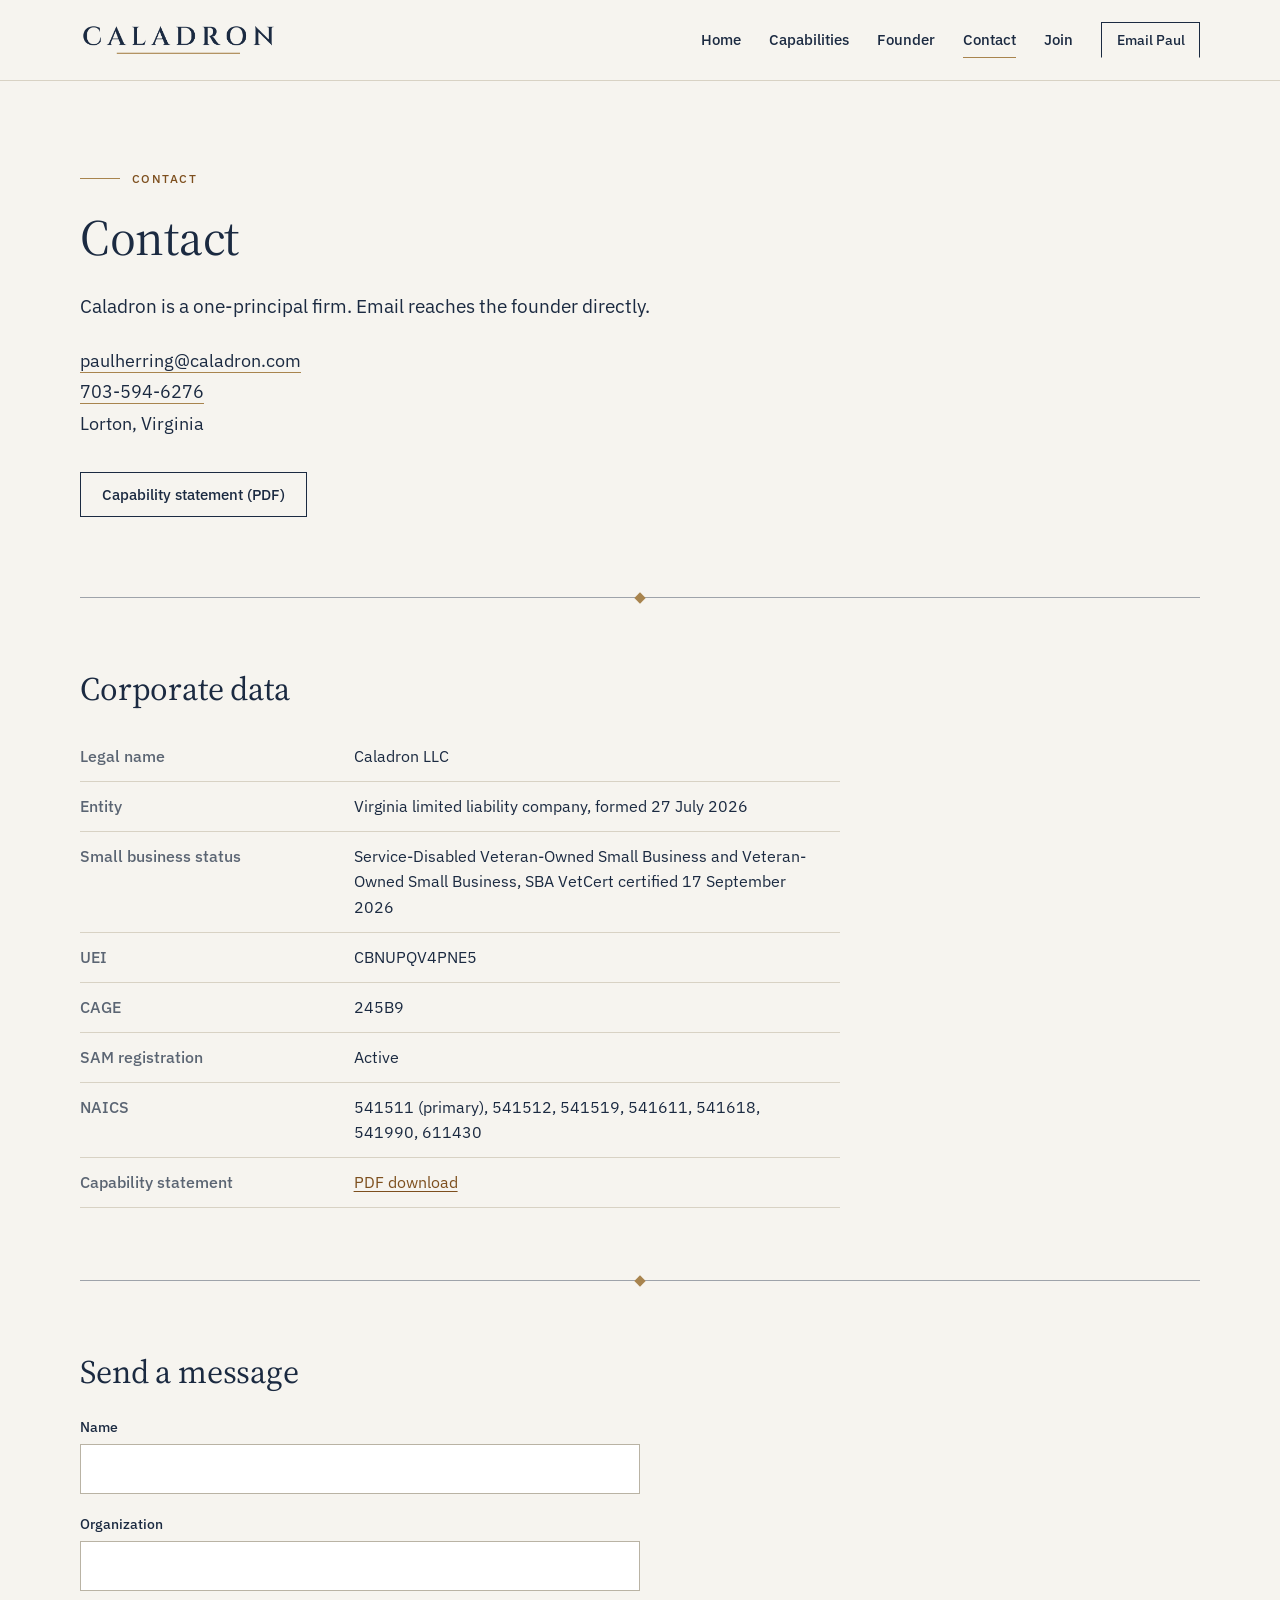
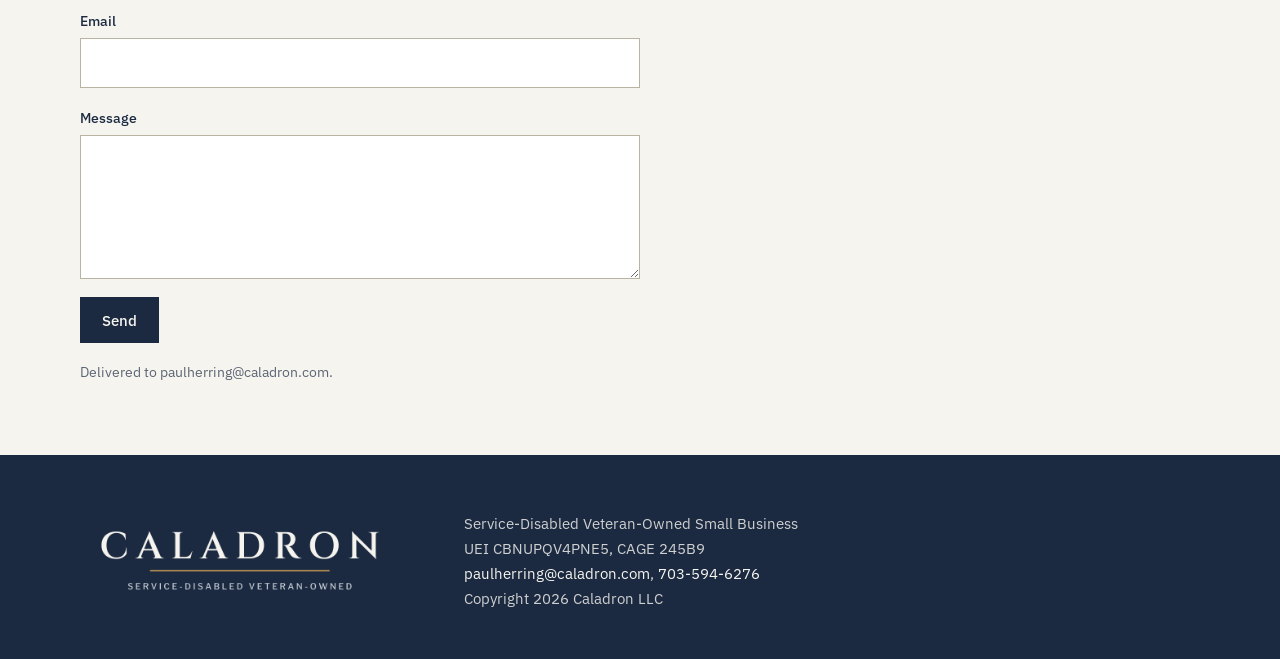
<file: contact/index.html>
<!doctype html>
<html lang="en">
<head>
<meta charset="utf-8">
<meta name="viewport" content="width=device-width, initial-scale=1, viewport-fit=cover">
<title>Contact. Caladron LLC</title>
<meta name="description" content="Reach Paul Herring at Caladron LLC directly by email or phone. UEI, CAGE, NAICS, and SDVOSB certification for contracting officers and small business specialists.">
<link rel="canonical" href="https://www.caladron.com/contact/">
<meta property="og:site_name" content="Caladron LLC">
<meta property="og:type" content="website">
<meta property="og:title" content="Contact. Caladron LLC">
<meta property="og:description" content="Reach Paul Herring at Caladron LLC directly by email or phone. UEI, CAGE, NAICS, and SDVOSB certification for contracting officers and small business specialists.">
<meta property="og:url" content="https://www.caladron.com/contact/">
<meta property="og:image" content="https://www.caladron.com/assets/caladron-social-1200x630.png">
<meta name="twitter:card" content="summary_large_image">
<link rel="icon" type="image/png" href="../assets/favicon.png">
<link rel="apple-touch-icon" href="../assets/apple-touch-icon.png">
<link rel="preconnect" href="https://fonts.googleapis.com">
<link rel="preconnect" href="https://fonts.gstatic.com" crossorigin>
<link rel="stylesheet" href="https://fonts.googleapis.com/css2?family=IBM+Plex+Sans:wght@400;500;600&family=Source+Serif+4:opsz,wght@8..60,400;8..60,600&display=swap">
<link rel="stylesheet" href="../assets/site.css">
</head>
<body>
<a class="skip" href="#main">Skip to content</a>
<header class="site-header">
  <div class="wrap">
    <a class="brand" href="../" aria-label="Caladron LLC home"><img src="../assets/caladron-header-wordmark.png" alt="Caladron" width="1406" height="243"></a>
    <button class="menu-btn" type="button" aria-expanded="false" aria-controls="nav">Menu</button>
    <nav class="nav" id="nav" aria-label="Site">
      <a href="../">Home</a><a href="../capabilities/">Capabilities</a><a href="../founder/">Founder</a><a href="../contact/" aria-current="page">Contact</a><a href="../join/">Join</a><a class="btn small" href="mailto:paulherring@caladron.com">Email Paul</a>
    </nav>
  </div>
</header>
<main id="main">
<section class="hero">
  <div class="wrap">
    <p class="eyebrow">Contact</p>
    <h1>Contact</h1>
    <p class="lede">Caladron is a one-principal firm. Email reaches the founder directly.</p>
    <div class="contact-lines">
      <div><a href="mailto:paulherring@caladron.com">paulherring@caladron.com</a></div>
      <div><a href="tel:+17035946276">703-594-6276</a></div>
      <div>Lorton, Virginia</div>
    </div>
    <div class="actions"><a class="btn" href="../assets/Caladron_Capability_Statement.pdf">Capability statement (PDF)</a></div>
  </div>
</section>
<div class="divider" aria-hidden="true"></div>
<section class="section">
  <div class="wrap">
    <h2>Corporate data</h2>
    <div style="overflow-x:auto">
    <table class="data-table">
      <tbody><tr><th scope="row">Legal name</th><td>Caladron LLC</td></tr><tr><th scope="row">Entity</th><td>Virginia limited liability company, formed 27 July 2026</td></tr><tr><th scope="row">Small business status</th><td>Service-Disabled Veteran-Owned Small Business and Veteran-Owned Small Business, SBA VetCert certified 17 September 2026</td></tr><tr><th scope="row">UEI</th><td>CBNUPQV4PNE5</td></tr><tr><th scope="row">CAGE</th><td>245B9</td></tr><tr><th scope="row">SAM registration</th><td>Active</td></tr><tr><th scope="row">NAICS</th><td>541511 (primary), 541512, 541519, 541611, 541618, 541990, 611430</td></tr><tr><th scope="row">Capability statement</th><td><a href="../assets/Caladron_Capability_Statement.pdf">PDF download</a></td></tr></tbody>
    </table>
    </div>
  </div>
</section>
<div class="divider" aria-hidden="true"></div>
<section class="section">
  <div class="wrap">
    <h2>Send a message</h2>
    <form class="form" id="contact-form" action="https://api.web3forms.com/submit" method="POST">
      <input type="hidden" name="access_key" value="1ac4d4d7-de5a-4a3a-8d88-402de8f34053"><input type="hidden" name="subject" value="Website contact, caladron.com"><input type="hidden" name="from_name" value="caladron.com contact form"><input type="hidden" name="redirect" value="https://www.caladron.com/thanks/"><input type="checkbox" name="botcheck" class="hp" tabindex="-1" autocomplete="off" aria-hidden="true">
      <label for="f-name">Name<input id="f-name" name="name" type="text" autocomplete="name" required></label>
      <label for="f-org">Organization<input id="f-org" name="organization" type="text" autocomplete="organization"></label>
      <label for="f-email">Email<input id="f-email" name="email" type="email" autocomplete="email" required></label>
      <label for="f-msg">Message<textarea id="f-msg" name="message" required></textarea></label>
      <button class="btn primary" type="submit">Send</button>
      <p class="form-note" id="form-note">Delivered to paulherring@caladron.com.</p>
    </form>
  </div>
</section>
</main>
<footer class="site-footer navy">
  <div class="wrap">
    <img src="../assets/caladron-1A-wordmark-on-navy.png" alt="Caladron, service-disabled veteran-owned" width="1568" height="480">
    <div class="lines">
      <p>Service-Disabled Veteran-Owned Small Business</p>
      <p>UEI CBNUPQV4PNE5, CAGE 245B9</p>
      <p><a href="mailto:paulherring@caladron.com">paulherring@caladron.com</a>, <a href="tel:+17035946276">703-594-6276</a></p>
      <p>Copyright 2026 Caladron LLC</p>
    </div>
  </div>
</footer>
<script>
(function () {
  var b = document.querySelector('.menu-btn'), n = document.getElementById('nav');
  if (b && n) b.addEventListener('click', function () {
    var open = n.classList.toggle('open');
    b.setAttribute('aria-expanded', open ? 'true' : 'false');
  });
})();
</script>
</body>
</html>
</file>
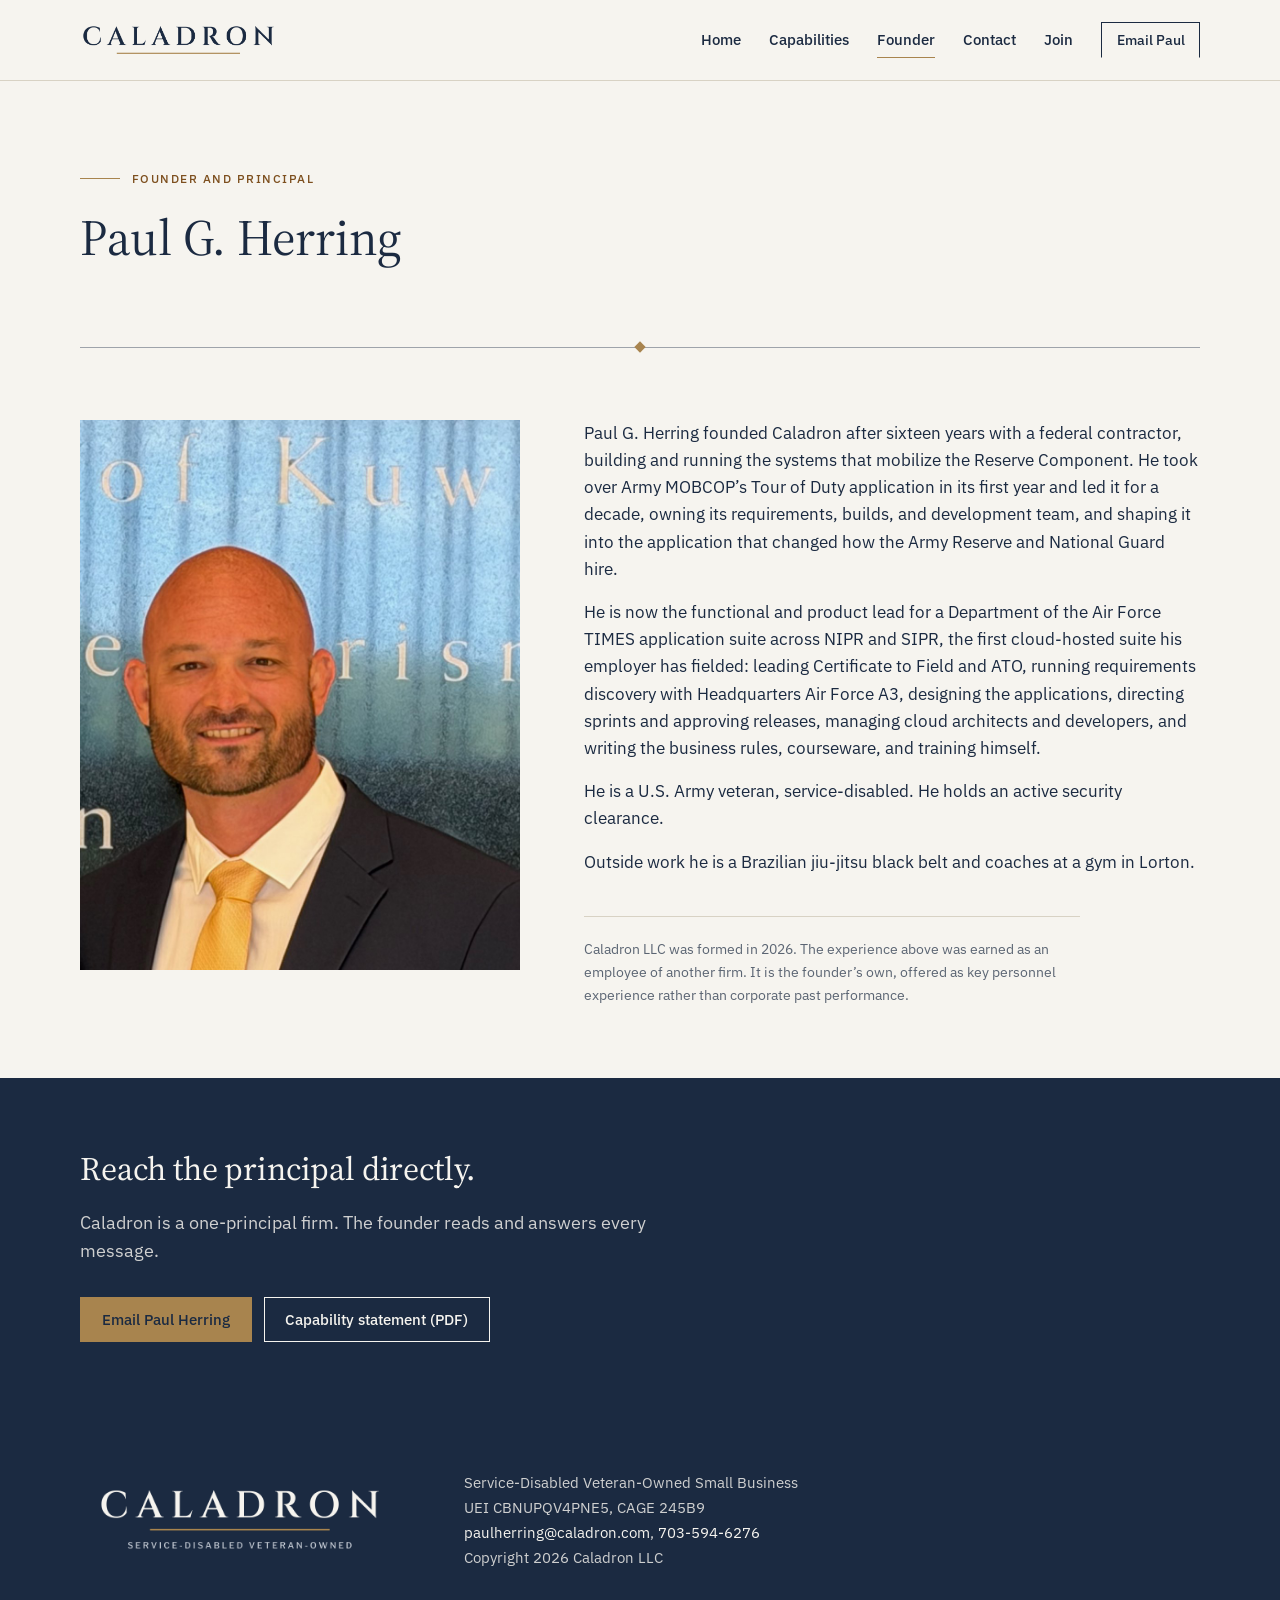
<file: founder/index.html>
<!doctype html>
<html lang="en">
<head>
<meta charset="utf-8">
<meta name="viewport" content="width=device-width, initial-scale=1, viewport-fit=cover">
<title>Paul G. Herring, founder. Caladron LLC</title>
<meta name="description" content="Paul G. Herring founded Caladron after sixteen years building and running the systems that mobilize the Reserve Component.">
<link rel="canonical" href="https://www.caladron.com/founder/">
<meta property="og:site_name" content="Caladron LLC">
<meta property="og:type" content="website">
<meta property="og:title" content="Paul G. Herring, founder. Caladron LLC">
<meta property="og:description" content="Paul G. Herring founded Caladron after sixteen years building and running the systems that mobilize the Reserve Component.">
<meta property="og:url" content="https://www.caladron.com/founder/">
<meta property="og:image" content="https://www.caladron.com/assets/caladron-social-1200x630.png">
<meta name="twitter:card" content="summary_large_image">
<link rel="icon" type="image/png" href="../assets/favicon.png">
<link rel="apple-touch-icon" href="../assets/apple-touch-icon.png">
<link rel="preconnect" href="https://fonts.googleapis.com">
<link rel="preconnect" href="https://fonts.gstatic.com" crossorigin>
<link rel="stylesheet" href="https://fonts.googleapis.com/css2?family=IBM+Plex+Sans:wght@400;500;600&family=Source+Serif+4:opsz,wght@8..60,400;8..60,600&display=swap">
<link rel="stylesheet" href="../assets/site.css">
</head>
<body>
<a class="skip" href="#main">Skip to content</a>
<header class="site-header">
  <div class="wrap">
    <a class="brand" href="../" aria-label="Caladron LLC home"><img src="../assets/caladron-header-wordmark.png" alt="Caladron" width="1406" height="243"></a>
    <button class="menu-btn" type="button" aria-expanded="false" aria-controls="nav">Menu</button>
    <nav class="nav" id="nav" aria-label="Site">
      <a href="../">Home</a><a href="../capabilities/">Capabilities</a><a href="../founder/" aria-current="page">Founder</a><a href="../contact/">Contact</a><a href="../join/">Join</a><a class="btn small" href="mailto:paulherring@caladron.com">Email Paul</a>
    </nav>
  </div>
</header>
<main id="main">
<section class="hero">
  <div class="wrap">
    <p class="eyebrow">Founder and principal</p>
    <h1>Paul G. Herring</h1>
  </div>
</section>
<div class="divider" aria-hidden="true"></div>
<section class="section">
  <div class="wrap">
    <div class="founder-grid has-photo">
      <div class="portrait"><img src="../assets/paul-herring.jpg" alt="Paul G. Herring" width="960" height="1200"></div>
      <div class="bio">
        <p>Paul G. Herring founded Caladron after sixteen years with a federal contractor, building and running the systems that mobilize the Reserve Component. He took over Army MOBCOP’s Tour of Duty application in its first year and led it for a decade, owning its requirements, builds, and development team, and shaping it into the application that changed how the Army Reserve and National Guard hire.</p><p>He is now the functional and product lead for a Department of the Air Force TIMES application suite across NIPR and SIPR, the first cloud-hosted suite his employer has fielded: leading Certificate to Field and ATO, running requirements discovery with Headquarters Air Force A3, designing the applications, directing sprints and approving releases, managing cloud architects and developers, and writing the business rules, courseware, and training himself.</p><p>He is a U.S. Army veteran, service-disabled. He holds an active security clearance.</p><p>Outside work he is a Brazilian jiu-jitsu black belt and coaches at a gym in Lorton.</p>
        <p class="note">Caladron LLC was formed in 2026. The experience above was earned as an employee of another firm. It is the founder’s own, offered as key personnel experience rather than corporate past performance.</p>
      </div>
    </div>
  </div>
</section>
<section class="cta navy">
  <div class="wrap">
    <h2>Reach the principal directly.</h2>
    <p class="lede">Caladron is a one-principal firm. The founder reads and answers every message.</p>
    <div class="actions"><a class="btn primary" href="mailto:paulherring@caladron.com">Email Paul Herring</a><a class="btn" href="../assets/Caladron_Capability_Statement.pdf">Capability statement (PDF)</a></div>
  </div>
</section>
</main>
<footer class="site-footer navy">
  <div class="wrap">
    <img src="../assets/caladron-1A-wordmark-on-navy.png" alt="Caladron, service-disabled veteran-owned" width="1568" height="480">
    <div class="lines">
      <p>Service-Disabled Veteran-Owned Small Business</p>
      <p>UEI CBNUPQV4PNE5, CAGE 245B9</p>
      <p><a href="mailto:paulherring@caladron.com">paulherring@caladron.com</a>, <a href="tel:+17035946276">703-594-6276</a></p>
      <p>Copyright 2026 Caladron LLC</p>
    </div>
  </div>
</footer>
<script>
(function () {
  var b = document.querySelector('.menu-btn'), n = document.getElementById('nav');
  if (b && n) b.addEventListener('click', function () {
    var open = n.classList.toggle('open');
    b.setAttribute('aria-expanded', open ? 'true' : 'false');
  });
})();
</script>
</body>
</html>
</file>
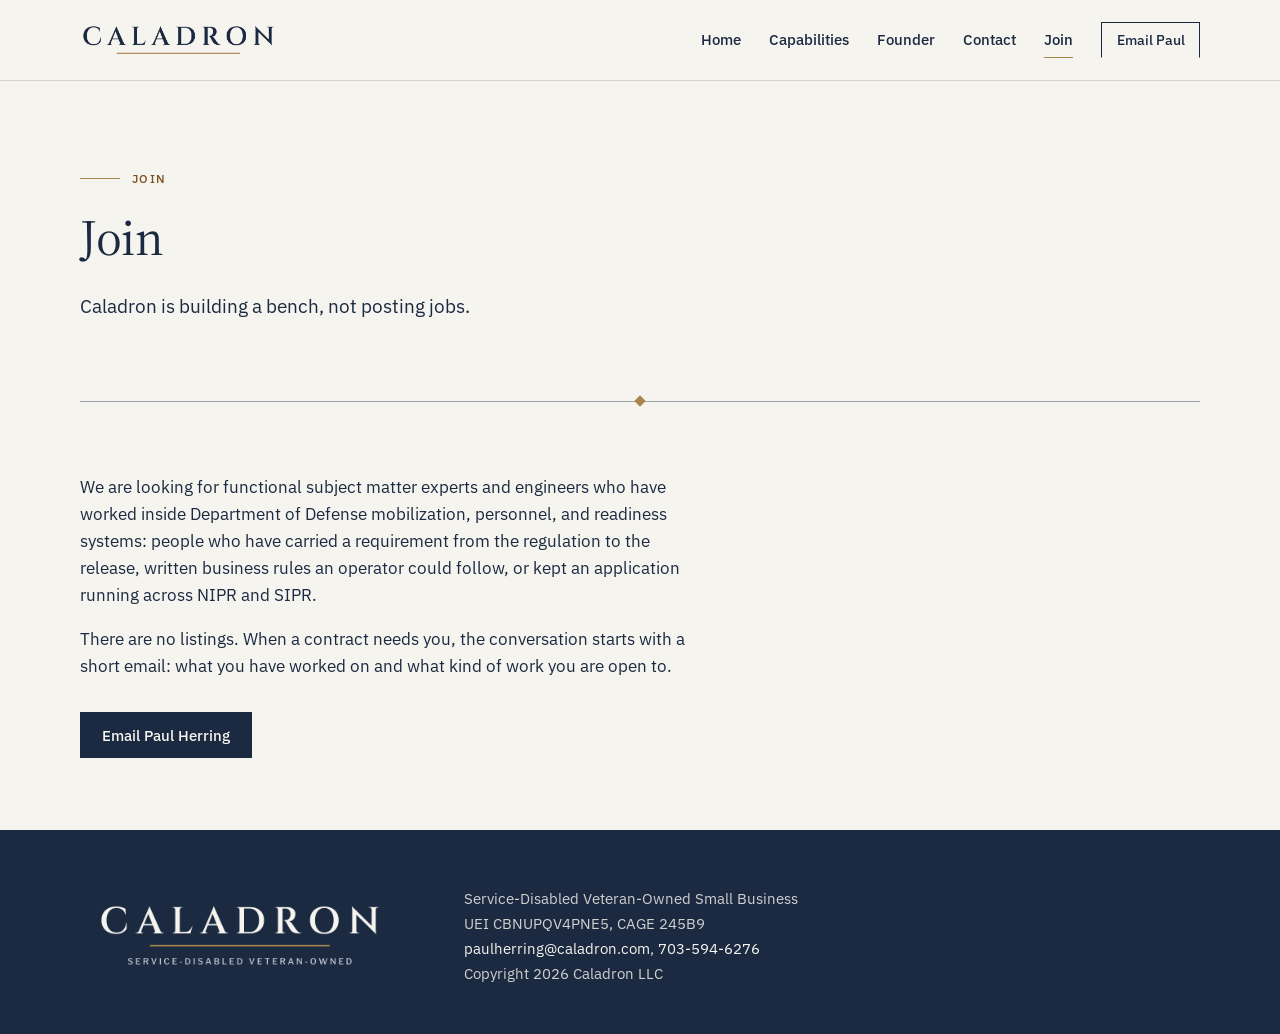
<file: join/index.html>
<!doctype html>
<html lang="en">
<head>
<meta charset="utf-8">
<meta name="viewport" content="width=device-width, initial-scale=1, viewport-fit=cover">
<title>Join. Caladron LLC</title>
<meta name="description" content="Caladron is building a bench of functional experts and engineers with Department of Defense mobilization, personnel, and readiness systems experience.">
<link rel="canonical" href="https://www.caladron.com/join/">
<meta property="og:site_name" content="Caladron LLC">
<meta property="og:type" content="website">
<meta property="og:title" content="Join. Caladron LLC">
<meta property="og:description" content="Caladron is building a bench of functional experts and engineers with Department of Defense mobilization, personnel, and readiness systems experience.">
<meta property="og:url" content="https://www.caladron.com/join/">
<meta property="og:image" content="https://www.caladron.com/assets/caladron-social-1200x630.png">
<meta name="twitter:card" content="summary_large_image">
<link rel="icon" type="image/png" href="../assets/favicon.png">
<link rel="apple-touch-icon" href="../assets/apple-touch-icon.png">
<link rel="preconnect" href="https://fonts.googleapis.com">
<link rel="preconnect" href="https://fonts.gstatic.com" crossorigin>
<link rel="stylesheet" href="https://fonts.googleapis.com/css2?family=IBM+Plex+Sans:wght@400;500;600&family=Source+Serif+4:opsz,wght@8..60,400;8..60,600&display=swap">
<link rel="stylesheet" href="../assets/site.css">
</head>
<body>
<a class="skip" href="#main">Skip to content</a>
<header class="site-header">
  <div class="wrap">
    <a class="brand" href="../" aria-label="Caladron LLC home"><img src="../assets/caladron-header-wordmark.png" alt="Caladron" width="1406" height="243"></a>
    <button class="menu-btn" type="button" aria-expanded="false" aria-controls="nav">Menu</button>
    <nav class="nav" id="nav" aria-label="Site">
      <a href="../">Home</a><a href="../capabilities/">Capabilities</a><a href="../founder/">Founder</a><a href="../contact/">Contact</a><a href="../join/" aria-current="page">Join</a><a class="btn small" href="mailto:paulherring@caladron.com">Email Paul</a>
    </nav>
  </div>
</header>
<main id="main">
<section class="hero">
  <div class="wrap">
    <p class="eyebrow">Join</p>
    <h1>Join</h1>
    <p class="lede">Caladron is building a bench, not posting jobs.</p>
  </div>
</section>
<div class="divider" aria-hidden="true"></div>
<section class="section">
  <div class="wrap">
    <p>We are looking for functional subject matter experts and engineers who have worked inside Department of Defense mobilization, personnel, and readiness systems: people who have carried a requirement from the regulation to the release, written business rules an operator could follow, or kept an application running across NIPR and SIPR.</p>
    <p>There are no listings. When a contract needs you, the conversation starts with a short email: what you have worked on and what kind of work you are open to.</p>
    <div class="actions"><a class="btn primary" href="mailto:paulherring@caladron.com">Email Paul Herring</a></div>
  </div>
</section>
</main>
<footer class="site-footer navy">
  <div class="wrap">
    <img src="../assets/caladron-1A-wordmark-on-navy.png" alt="Caladron, service-disabled veteran-owned" width="1568" height="480">
    <div class="lines">
      <p>Service-Disabled Veteran-Owned Small Business</p>
      <p>UEI CBNUPQV4PNE5, CAGE 245B9</p>
      <p><a href="mailto:paulherring@caladron.com">paulherring@caladron.com</a>, <a href="tel:+17035946276">703-594-6276</a></p>
      <p>Copyright 2026 Caladron LLC</p>
    </div>
  </div>
</footer>
<script>
(function () {
  var b = document.querySelector('.menu-btn'), n = document.getElementById('nav');
  if (b && n) b.addEventListener('click', function () {
    var open = n.classList.toggle('open');
    b.setAttribute('aria-expanded', open ? 'true' : 'false');
  });
})();
</script>
</body>
</html>
</file>
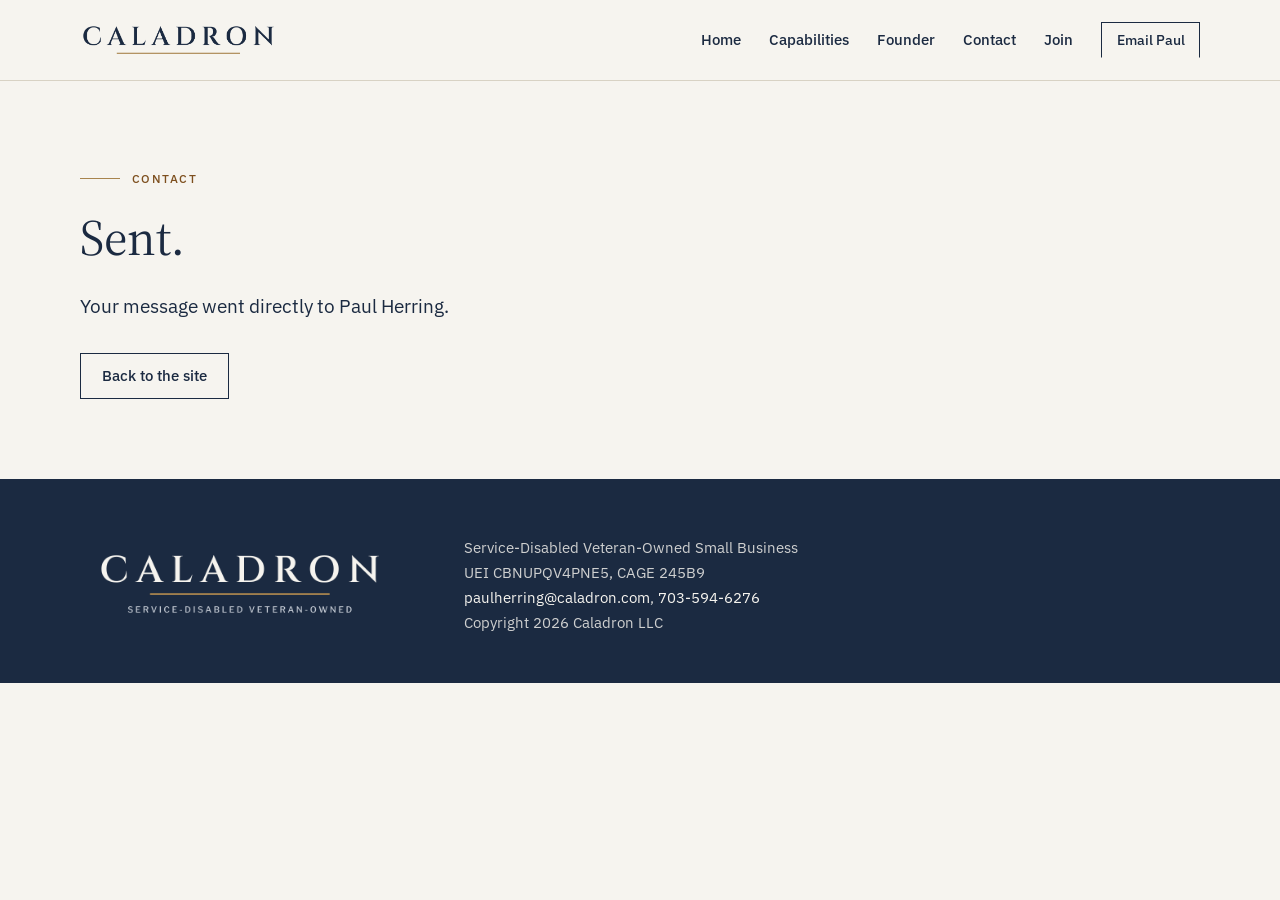
<file: thanks/index.html>
<!doctype html>
<html lang="en">
<head>
<meta charset="utf-8">
<meta name="viewport" content="width=device-width, initial-scale=1, viewport-fit=cover">
<title>Sent. Caladron LLC</title>
<meta name="description" content="Your message went directly to Paul Herring.">
<link rel="canonical" href="https://www.caladron.com/thanks/">
<meta property="og:site_name" content="Caladron LLC">
<meta property="og:type" content="website">
<meta property="og:title" content="Sent. Caladron LLC">
<meta property="og:description" content="Your message went directly to Paul Herring.">
<meta property="og:url" content="https://www.caladron.com/thanks/">
<meta property="og:image" content="https://www.caladron.com/assets/caladron-social-1200x630.png">
<meta name="twitter:card" content="summary_large_image">
<link rel="icon" type="image/png" href="../assets/favicon.png">
<link rel="apple-touch-icon" href="../assets/apple-touch-icon.png">
<link rel="preconnect" href="https://fonts.googleapis.com">
<link rel="preconnect" href="https://fonts.gstatic.com" crossorigin>
<link rel="stylesheet" href="https://fonts.googleapis.com/css2?family=IBM+Plex+Sans:wght@400;500;600&family=Source+Serif+4:opsz,wght@8..60,400;8..60,600&display=swap">
<link rel="stylesheet" href="../assets/site.css">
</head>
<body>
<a class="skip" href="#main">Skip to content</a>
<header class="site-header">
  <div class="wrap">
    <a class="brand" href="../" aria-label="Caladron LLC home"><img src="../assets/caladron-header-wordmark.png" alt="Caladron" width="1406" height="243"></a>
    <button class="menu-btn" type="button" aria-expanded="false" aria-controls="nav">Menu</button>
    <nav class="nav" id="nav" aria-label="Site">
      <a href="../">Home</a><a href="../capabilities/">Capabilities</a><a href="../founder/">Founder</a><a href="../contact/">Contact</a><a href="../join/">Join</a><a class="btn small" href="mailto:paulherring@caladron.com">Email Paul</a>
    </nav>
  </div>
</header>
<main id="main">
<section class="hero">
  <div class="wrap">
    <p class="eyebrow">Contact</p>
    <h1>Sent.</h1>
    <p class="lede">Your message went directly to Paul Herring.</p>
    <div class="actions"><a class="btn" href="../">Back to the site</a></div>
  </div>
</section>
</main>
<footer class="site-footer navy">
  <div class="wrap">
    <img src="../assets/caladron-1A-wordmark-on-navy.png" alt="Caladron, service-disabled veteran-owned" width="1568" height="480">
    <div class="lines">
      <p>Service-Disabled Veteran-Owned Small Business</p>
      <p>UEI CBNUPQV4PNE5, CAGE 245B9</p>
      <p><a href="mailto:paulherring@caladron.com">paulherring@caladron.com</a>, <a href="tel:+17035946276">703-594-6276</a></p>
      <p>Copyright 2026 Caladron LLC</p>
    </div>
  </div>
</footer>
<script>
(function () {
  var b = document.querySelector('.menu-btn'), n = document.getElementById('nav');
  if (b && n) b.addEventListener('click', function () {
    var open = n.classList.toggle('open');
    b.setAttribute('aria-expanded', open ? 'true' : 'false');
  });
})();
</script>
</body>
</html>
</file>
<file: assets/site.css>
/* Caladron LLC. One measured column, parchment ground, navy type, the wordmark's brass hairline as the only ornament. */
:root {
  --parchment: #F6F4EF;
  --parchment-deep: #ECE8DF;
  --navy: #1B2A41;
  --slate: #5B6573;
  --brass: #A8844E;
  --brass-ink: #7D4F1E;
  --rule: #D8D2C4;
  --font-display: 'Source Serif 4', Georgia, 'Times New Roman', serif;
  --font-body: 'IBM Plex Sans', 'Helvetica Neue', Arial, sans-serif;
  --measure: 62ch;
  --col: 1120px;
  color-scheme: light;
}

* { box-sizing: border-box; }
html { -webkit-text-size-adjust: 100%; }
body {
  margin: 0;
  background: var(--parchment);
  color: var(--navy);
  font-family: var(--font-body);
  font-size: 1.0625rem;
  line-height: 1.6;
  font-feature-settings: "kern" 1;
}
img { max-width: 100%; height: auto; display: block; }
a { color: var(--brass-ink); text-decoration-thickness: 1px; text-underline-offset: 3px; }
a:hover { color: var(--navy); }
:focus-visible { outline: 2px solid var(--brass-ink); outline-offset: 3px; }
.skip { position: absolute; left: -999px; top: 8px; background: var(--navy); color: var(--parchment); padding: .5rem .75rem; z-index: 50; }
.skip:focus { left: 8px; }

h1, h2, h3 { font-family: var(--font-display); font-weight: 400; line-height: 1.15; margin: 0; text-wrap: balance; letter-spacing: -0.005em; }
h1 { font-size: clamp(2rem, 1.2rem + 2.6vw, 3.15rem); max-width: 22ch; }
h2 { font-size: clamp(1.55rem, 1.2rem + 1.1vw, 2.05rem); max-width: 28ch; }
h3 { font-size: 1.32rem; }
p { margin: 0; max-width: var(--measure); }
p + p { margin-top: 1rem; }

.wrap { width: min(100% - 2.5rem, var(--col)); margin-inline: auto; }

/* Eyebrow: the small brass label, with the wordmark's rule in front of it. */
.eyebrow {
  display: flex; align-items: center; gap: .75rem;
  font-size: .78rem; font-weight: 500; letter-spacing: .12em; text-transform: uppercase;
  color: var(--brass-ink); margin: 0 0 1.25rem;
}
.eyebrow::before { content: ""; width: 2.5rem; height: 1px; background: var(--brass); flex: none; }

/* Header */
.site-header { border-bottom: 1px solid var(--rule); background: var(--parchment); }
.site-header .wrap { display: flex; align-items: center; justify-content: space-between; gap: 1.5rem; min-height: 5rem; }
.brand img { height: 34px; width: auto; }
.brand { display: inline-flex; }
.nav { display: flex; align-items: center; gap: 1.75rem; }
.nav a { color: var(--navy); text-decoration: none; font-size: .95rem; font-weight: 500; padding-block: .35rem; border-bottom: 1px solid transparent; }
.nav a:hover { border-bottom-color: var(--brass); }
.nav a[aria-current="page"] { border-bottom-color: var(--brass); }
.menu-btn { display: none; background: none; border: 1px solid var(--navy); color: var(--navy); font: inherit; font-size: .9rem; font-weight: 500; padding: .45rem .8rem; cursor: pointer; }

/* Buttons */
.btn {
  display: inline-flex; align-items: center; justify-content: center;
  padding: .8rem 1.3rem; font-family: var(--font-body); font-size: .95rem; font-weight: 500;
  text-decoration: none; border: 1px solid var(--navy); color: var(--navy); background: transparent;
  cursor: pointer; line-height: 1.2;
}
.btn:hover { background: var(--navy); color: var(--parchment); }
.btn.primary { background: var(--navy); color: var(--parchment); }
.btn.primary:hover { background: #24364f; border-color: #24364f; }
.btn.small { padding: .55rem .9rem; font-size: .9rem; }
.actions { display: flex; flex-wrap: wrap; gap: .75rem; margin-top: 2rem; }

/* Sections */
.section { padding-block: 4.5rem; }
.section + .section { border-top: 0; }
.section.tight { padding-block: 3rem; }
.hero { padding-block: 5.5rem 5rem; }
.hero .lede { font-size: 1.2rem; line-height: 1.55; margin-top: 1.5rem; max-width: 58ch; }
.lede { font-size: 1.15rem; line-height: 1.55; margin-top: 1.25rem; max-width: 58ch; }
.section-head { margin-bottom: 2.25rem; }
.section-head p { margin-top: .9rem; color: var(--slate); }

/* Three-up items: a brass hairline over each, nothing boxed. */
.trio { display: grid; grid-template-columns: repeat(3, minmax(0, 1fr)); gap: 2.5rem 2rem; }
.trio > div { border-top: 1px solid var(--brass); padding-top: 1.25rem; min-width: 0; }
.trio h3 { margin-bottom: .6rem; }
.trio p { color: var(--slate); font-size: 1rem; }

/* Two-column lists on Capabilities */
.duo { display: grid; grid-template-columns: repeat(2, minmax(0, 1fr)); gap: 2.5rem 4rem; }
.duo > div { min-width: 0; }
.duo h2 { margin-bottom: 1rem; }
.list { margin: 0; padding: 0; list-style: none; max-width: var(--measure); }
.list li { padding: .7rem 0 .7rem 1.4rem; position: relative; border-top: 1px solid var(--rule); }
.list li:last-child { border-bottom: 1px solid var(--rule); }
.list li::before { content: ""; position: absolute; left: 0; top: 1.25rem; width: .75rem; height: 1px; background: var(--brass); }

/* Corporate data strip */
.strip { background: var(--parchment-deep); border-top: 1px solid var(--rule); border-bottom: 1px solid var(--rule); padding-block: 1.75rem; }
.strip .wrap { display: grid; grid-template-columns: repeat(4, minmax(0, 1fr)); gap: 1.25rem 2rem; }
.strip dt { font-size: .7rem; letter-spacing: .12em; text-transform: uppercase; color: var(--slate); font-weight: 500; }
.strip dd { margin: .25rem 0 0; font-size: .95rem; font-variant-numeric: tabular-nums; }
.strip dl { margin: 0; min-width: 0; }

/* Navy sections: closing call and footer. Footer navy matches the on-navy logo file exactly. */
.navy { background: var(--navy); color: var(--parchment); }
.navy h2 { color: var(--parchment); }
.navy p { color: rgba(246, 244, 239, .82); }
.navy .btn { border-color: var(--parchment); color: var(--parchment); }
.navy .btn:hover { background: var(--parchment); color: var(--navy); }
.navy .btn.primary { background: var(--brass); border-color: var(--brass); color: var(--navy); }
.navy .btn.primary:hover { background: #b8945e; border-color: #b8945e; }
.navy a { color: var(--parchment); }
.cta { padding-block: 4.5rem; }

.site-footer { padding-block: 3.5rem 3rem; }
.site-footer .wrap { display: grid; grid-template-columns: minmax(0, 320px) minmax(0, 1fr); gap: 2rem 4rem; align-items: start; }
.site-footer img { width: 100%; max-width: 320px; }
.site-footer .lines { font-size: .92rem; line-height: 1.7; }
.site-footer .lines p { max-width: none; margin: 0; }
.site-footer .lines a { text-decoration: none; }
.site-footer .lines a:hover { text-decoration: underline; }

/* Founder */
.founder-grid { display: grid; grid-template-columns: minmax(0, 1fr); gap: 2.5rem 4rem; align-items: start; }
.founder-grid.has-photo { grid-template-columns: minmax(0, 5fr) minmax(0, 7fr); }
.portrait img { width: 100%; aspect-ratio: 4 / 5; object-fit: cover; }
.bio p { max-width: var(--measure); }
.note { font-size: .9rem; color: var(--slate); margin-top: 2.5rem; padding-top: 1.25rem; border-top: 1px solid var(--rule); max-width: var(--measure); }

/* Contact */
.contact-lines { margin-top: 1.5rem; font-size: 1.1rem; line-height: 1.8; }
.contact-lines a { text-decoration: none; border-bottom: 1px solid var(--brass); color: var(--navy); }
.contact-lines a:hover { color: var(--brass-ink); }
.data-table { width: 100%; max-width: 760px; border-collapse: collapse; font-size: .98rem; margin-top: 1.5rem; }
.data-table th, .data-table td { text-align: left; vertical-align: top; padding: .75rem 1.25rem .75rem 0; border-bottom: 1px solid var(--rule); }
.data-table th { font-weight: 500; color: var(--slate); width: 36%; white-space: nowrap; }
.data-table td { font-variant-numeric: tabular-nums; }

.form { max-width: 560px; display: grid; gap: 1.1rem; margin-top: 1.5rem; }
.form label { display: grid; gap: .4rem; font-size: .9rem; font-weight: 500; }
.form input, .form textarea {
  font: inherit; font-size: 1rem; color: var(--navy); background: #fff;
  border: 1px solid #b9b3a4; padding: .7rem .8rem; width: 100%;
}
.form input:focus, .form textarea:focus { border-color: var(--navy); outline: 2px solid var(--brass-ink); outline-offset: 1px; }
.form textarea { min-height: 9rem; resize: vertical; }
.form .btn { justify-self: start; }
.form-note { font-size: .9rem; color: var(--slate); }
.hp { position: absolute; left: -9999px; width: 1px; height: 1px; overflow: hidden; }

/* Phone */
@media (max-width: 760px) {
  body { font-size: 1rem; }
  .site-header .wrap { flex-wrap: wrap; min-height: 4.25rem; padding-block: .75rem; }
  .brand img { height: 28px; }
  .menu-btn { display: inline-block; margin-left: auto; }
  .nav { display: none; width: 100%; flex-direction: column; align-items: flex-start; gap: .25rem; padding: .5rem 0 1rem; border-top: 1px solid var(--rule); margin-top: .5rem; }
  .nav.open { display: flex; }
  .nav a { padding-block: .6rem; font-size: 1.05rem; }
  .nav .btn { margin-top: .5rem; }
  .section { padding-block: 3.25rem; }
  .hero { padding-block: 3.5rem 3.25rem; }
  .hero .lede { font-size: 1.08rem; }
  .trio, .duo { grid-template-columns: minmax(0, 1fr); gap: 2rem; }
  .strip .wrap { grid-template-columns: minmax(0, 1fr); gap: 1rem; }
  .site-footer .wrap { grid-template-columns: minmax(0, 1fr); gap: 1.5rem; }
  .site-footer img { max-width: 260px; }
  .founder-grid.has-photo { grid-template-columns: minmax(0, 1fr); }
  .data-table th { white-space: normal; width: 42%; }
  .actions .btn { width: 100%; }
}
@media (prefers-reduced-motion: no-preference) {
  .btn, .nav a { transition: background-color .15s ease, color .15s ease, border-color .15s ease; }
}

/* Hero art (right column on desktop) */
.hero-grid { display: grid; grid-template-columns: minmax(0, 7fr) minmax(0, 5fr); gap: 3rem 4rem; align-items: center; }
.hero-copy { min-width: 0; }
.hero-art { min-width: 0; }
.hero-art svg { width: 100%; height: auto; display: block; }
.hero-art-mark svg { max-width: 360px; margin-left: auto; }
.hero-art-contours svg { max-width: 520px; margin-left: auto; }
.bridge { stroke-dasharray: 100; stroke-dashoffset: 100; animation: draw 1.1s ease-out .5s forwards; }
.diamond { opacity: 0; animation: fade .5s ease-out 1.5s forwards; }
@keyframes draw { to { stroke-dashoffset: 0; } }
@keyframes fade { to { opacity: 1; } }
@media (prefers-reduced-motion: reduce) { .bridge { animation: none; stroke-dashoffset: 0; } .diamond { animation: none; opacity: 1; } }
@media (max-width: 760px) {
  .hero-grid { grid-template-columns: minmax(0, 1fr); gap: 2rem; }
  .hero-art-mark, .hero-art-contours { display: none; }
  .hero-art-gap { max-width: 380px; }
}

/* Section divider: one hairline in navy with a small brass diamond at its centre */
.divider { position: relative; width: min(100% - 2.5rem, var(--col)); margin-inline: auto; height: 1px; background: rgba(27, 42, 65, .4); }
.divider::after { content: ""; position: absolute; left: 50%; top: 50%; width: 8px; height: 8px; transform: translate(-50%, -50%) rotate(45deg); background: var(--brass); }

/* Mobilization and delivery rails: one requirement, two tracks */
.rail-title { margin-top: 0; font-size: .85rem; color: var(--slate); max-width: 70ch; }
.after-rails { margin-top: 3.5rem; }
.rails { display: grid; row-gap: 1.5rem; margin-top: 1.25rem; }
.rail-row { display: grid; grid-template-columns: 6.5rem minmax(0, 1fr); align-items: start; }
.rail-name { font-size: .7rem; font-weight: 600; letter-spacing: .14em; text-transform: uppercase; color: var(--navy); line-height: 14px; padding-right: 1rem; }
.rail { list-style: none; margin: 0; padding: 0; position: relative; display: grid; grid-template-columns: repeat(7, minmax(0, 1fr)); }
.rail::before { content: ""; position: absolute; top: 7px; left: calc(100% / 14); right: calc(100% / 14); height: 1px; background: var(--brass); }
.rail li { position: relative; height: 3.6rem; padding: 1.5rem .25rem 0; text-align: center; font-size: .7rem; font-weight: 500; letter-spacing: .12em; text-transform: uppercase; color: var(--brass-ink); line-height: 1.3; }
.rail li::before { content: ""; position: absolute; top: 2px; left: 50%; width: 10px; height: 10px; transform: translateX(-50%) rotate(45deg); background: var(--parchment); border: 1.5px solid var(--brass); box-sizing: border-box; z-index: 1; }
.rail li span { position: relative; background: var(--parchment); padding-inline: .3rem; }
.rail-mission li:first-child::before { background: var(--brass); }
@media (max-width: 760px) {
  .rails { row-gap: 2rem; }
  .rail-row { grid-template-columns: minmax(0, 1fr); row-gap: .6rem; }
  .rail-name { line-height: 1.4; padding: 0; }
  .rail { grid-template-columns: minmax(0, 1fr); gap: .75rem; padding-left: 1.75rem; }
  .rail::before { top: 6px; bottom: 6px; left: 5px; right: auto; width: 1px; height: auto; }
  .rail li { height: auto; padding: 0; text-align: left; }
  .rail li::before { top: 3px; left: -1.75rem; transform: rotate(45deg); }
  .rail li span { position: relative; background: var(--parchment); padding-inline: .3rem; }
.rail-mission li:first-child::after { display: none; }
}
</file>
